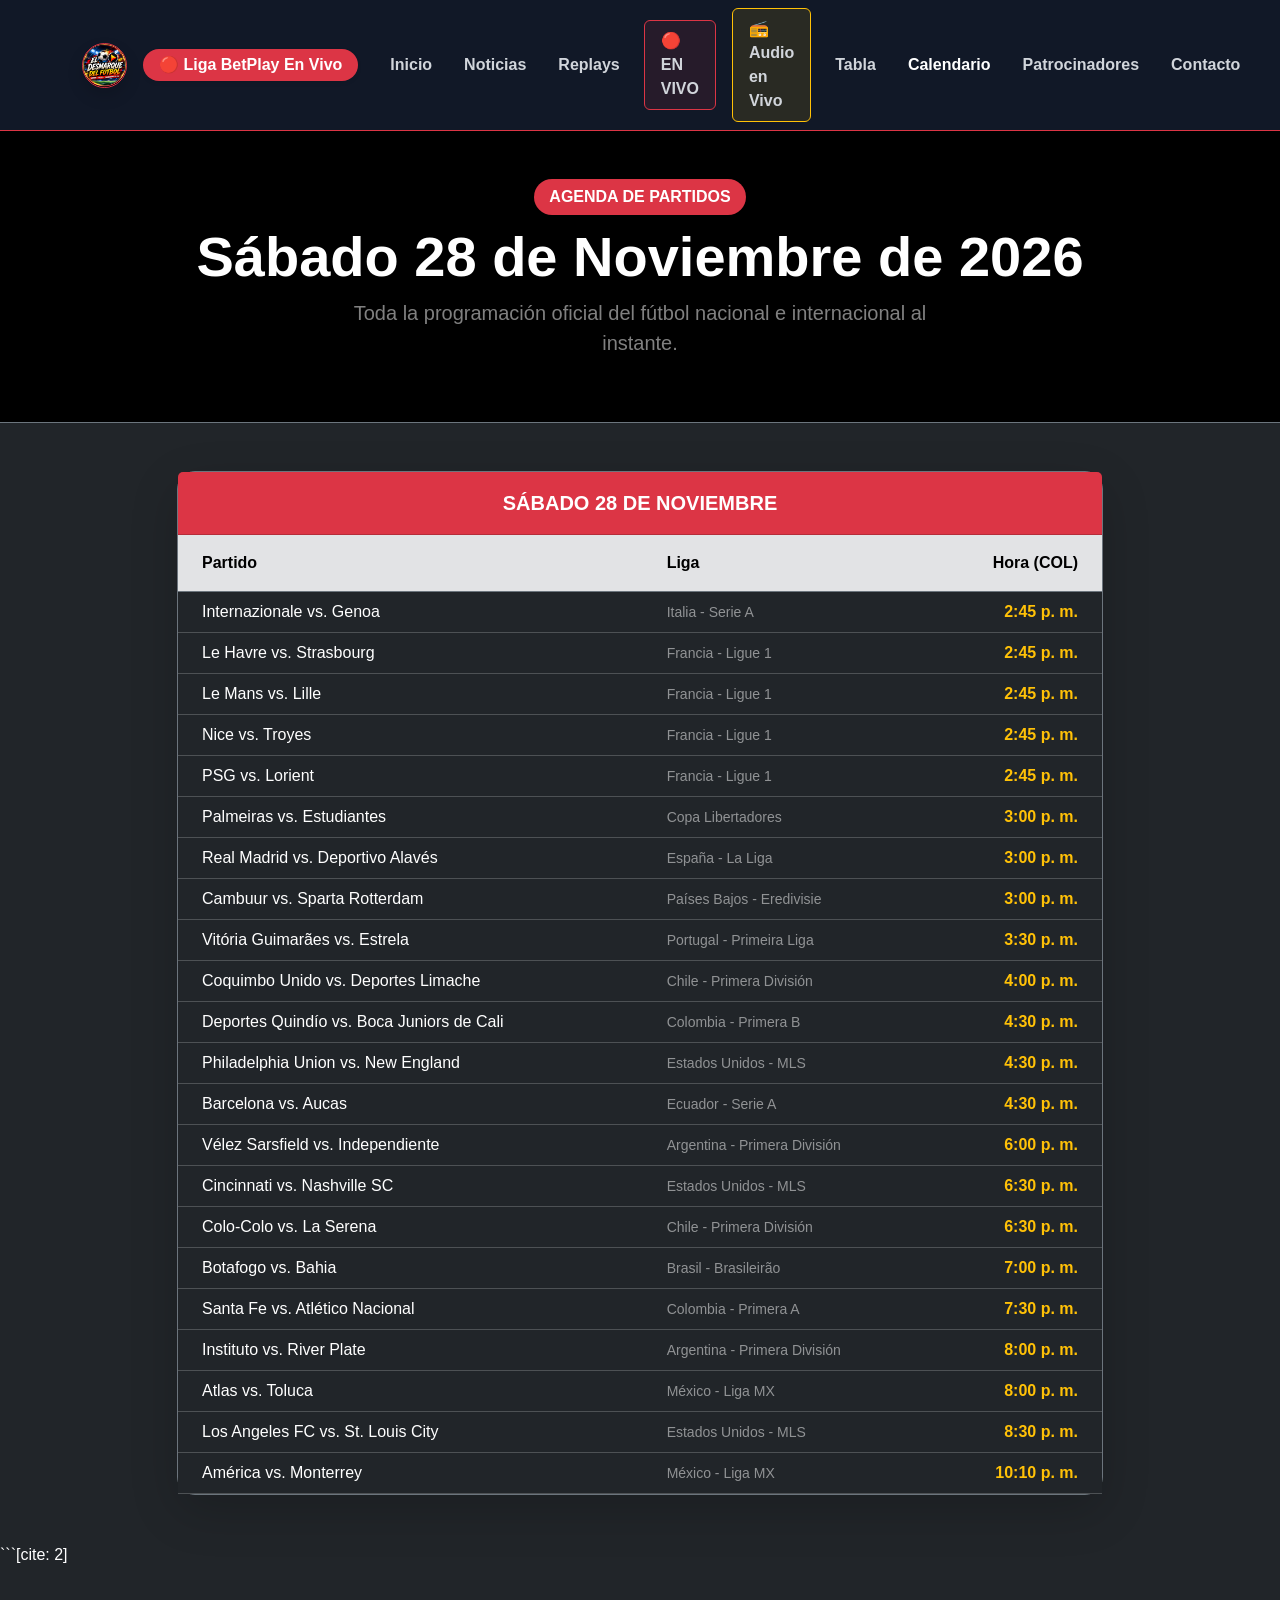
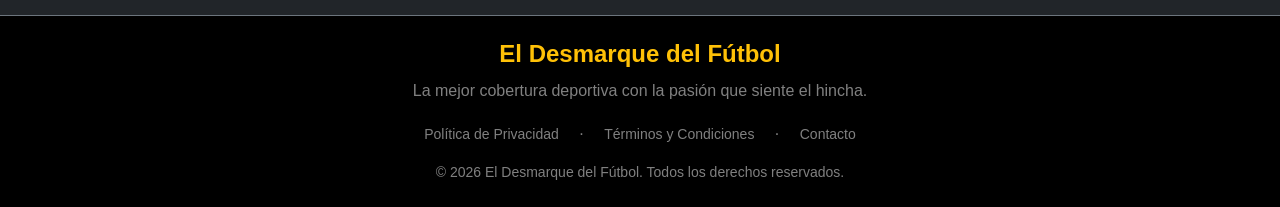
<file: calendario.html>
<!DOCTYPE html>
<html lang="es">
<head>
    <meta charset="UTF-8">
    <meta name="viewport" content="width=device-width, initial-scale=1.0">
    <title>Calendario y Partidos en Vivo - El Desmarque del Fútbol</title>
    <meta name="description" content="Calendario de partidos de fútbol para hoy. Programación oficial de la Liga BetPlay, ligas internacionales y torneos del mundo.">
    
    <!-- FAVICON (LOGO EN LA PESTAÑA DEL NAVEGADOR) -->
    <link rel="icon" type="image/png" href="assets/img/El%20Desmarque%20del%20F%C3%BAtbol.png">

    <!-- Preconexiones y Estilos -->
    <link rel="preconnect" href="https://fonts.googleapis.com">
    <link rel="preconnect" href="https://fonts.gstatic.com" crossorigin>
    <link href="https://cdn.jsdelivr.net/npm/bootstrap@5.3.8/dist/css/bootstrap.min.css" rel="stylesheet">
    <link rel="stylesheet" href="assets/css/style.css">
</head>
<body class="bg-dark text-white">

    <!-- MENÚ PRINCIPAL -->
    <nav class="navbar navbar-expand-lg navbar-dark bg-black sticky-top border-bottom border-danger">
        <div class="container">
            <a class="navbar-brand d-flex align-items-center gap-3" href="index.html#inicio">
                <img src="assets/img/El%20Desmarque%20del%20F%C3%BAtbol.png" alt="El Desmarque del Fútbol" width="45" height="45" class="rounded-circle border border-danger shadow object-fit-cover">
                <span class="badge bg-danger text-white fs-6 px-3 py-2 d-none d-sm-inline-block shadow-sm">
                    🔴 Liga BetPlay En Vivo
                </span>
            </a>
            <button class="navbar-toggler" type="button" data-bs-toggle="collapse" data-bs-target="#menu">
                <span class="navbar-toggler-icon"></span>
            </button>
            <div class="collapse navbar-collapse" id="menu">
                <ul class="navbar-nav ms-auto align-items-lg-center gap-2">
                    <li class="nav-item"><a class="nav-link" href="index.html#inicio">Inicio</a></li>
                    <li class="nav-item"><a class="nav-link" href="noticias.html">Noticias</a></li>
                    <li class="nav-item"><a class="nav-link" href="index.html#replays">Replays</a></li>
                    <li class="nav-item">
                        <a class="nav-link text-danger fw-bold bg-danger bg-opacity-10 rounded px-3 border border-danger" href="index.html#transmision">
                            🔴 EN VIVO
                        </a>
                    </li>
                    <li class="nav-item">
                        <a class="nav-link text-warning fw-bold bg-warning bg-opacity-10 rounded px-3 border border-warning" href="index.html#audio-envivo">
                            📻 Audio en Vivo
                        </a>
                    </li>
                    <li class="nav-item"><a class="nav-link" href="posiciones.html">Tabla</a></li>
                    <li class="nav-item"><a class="nav-link active text-warning fw-bold" href="calendario.html">Calendario</a></li>
                    <li class="nav-item"><a class="nav-link" href="index.html#patrocinadores">Patrocinadores</a></li>
                    <li class="nav-item"><a class="nav-link" href="index.html#contacto">Contacto</a></li>
                </ul>
            </div>
        </div>
    </nav>

<!-- ENCABEZADO DE LA SECCIÓN -->
    <header class="py-5 bg-black border-bottom border-secondary text-center">
        <div class="container">
            <span class="badge bg-danger fs-6 mb-2">AGENDA DE PARTIDOS</span>
            <h1 class="display-4 fw-bold text-white">Sábado 28 de Noviembre de 2026</h1>
            <p class="text-white-50 lead mx-auto" style="max-width: 600px;">
                Toda la programación oficial del fútbol nacional e internacional al instante.
            </p>
        </div>
    </header>

<!-- CONTENIDO DEL CALENDARIO -->
    <main class="container py-5">
        <div class="row justify-content-center">
            <div class="col-lg-10">
                
                <!-- TARJETA DE LA JORNADA -->
                <div class="card bg-black border-secondary shadow-lg text-white">
                    <div class="card-header bg-danger text-white text-center py-3 fw-bold fs-5 tracking-wider">
                        SÁBADO 28 DE NOVIEMBRE
                    </div>
                    <div class="card-body p-0">
                        <div class="table-responsive">
                            <table class="table table-dark table-hover align-middle mb-0">
                                <thead class="table-secondary text-dark fw-bold border-bottom border-secondary">
                                    <tr>
                                        <th class="py-3 ps-4">Partido</th>
                                        <th class="py-3">Liga</th>
                                        <th class="py-3 text-end pe-4">Hora (COL)</th>
                                    </tr>
                                </thead>
                                <tbody>
                                    <tr>
                                        <td class="ps-4 fw-medium">Internazionale vs. Genoa</td>
                                        <td class="text-white-50 small">Italia - Serie A</td>
                                        <td class="text-end pe-4 fw-bold text-warning">2:45 p. m.</td>
                                    </tr>
                                    <tr>
                                        <td class="ps-4 fw-medium">Le Havre vs. Strasbourg</td>
                                        <td class="text-white-50 small">Francia - Ligue 1</td>
                                        <td class="text-end pe-4 fw-bold text-warning">2:45 p. m.</td>
                                    </tr>
                                    <tr>
                                        <td class="ps-4 fw-medium">Le Mans vs. Lille</td>
                                        <td class="text-white-50 small">Francia - Ligue 1</td>
                                        <td class="text-end pe-4 fw-bold text-warning">2:45 p. m.</td>
                                    </tr>
                                    <tr>
                                        <td class="ps-4 fw-medium">Nice vs. Troyes</td>
                                        <td class="text-white-50 small">Francia - Ligue 1</td>
                                        <td class="text-end pe-4 fw-bold text-warning">2:45 p. m.</td>
                                    </tr>
                                    <tr>
                                        <td class="ps-4 fw-medium">PSG vs. Lorient</td>
                                        <td class="text-white-50 small">Francia - Ligue 1</td>
                                        <td class="text-end pe-4 fw-bold text-warning">2:45 p. m.</td>
                                    </tr>
                                    <tr>
                                        <td class="ps-4 fw-medium">Palmeiras vs. Estudiantes</td>
                                        <td class="text-white-50 small">Copa Libertadores</td>
                                        <td class="text-end pe-4 fw-bold text-warning">3:00 p. m.</td>
                                    </tr>
                                    <tr>
                                        <td class="ps-4 fw-medium">Real Madrid vs. Deportivo Alavés</td>
                                        <td class="text-white-50 small">España - La Liga</td>
                                        <td class="text-end pe-4 fw-bold text-warning">3:00 p. m.</td>
                                    </tr>
                                    <tr>
                                        <td class="ps-4 fw-medium">Cambuur vs. Sparta Rotterdam</td>
                                        <td class="text-white-50 small">Países Bajos - Eredivisie</td>
                                        <td class="text-end pe-4 fw-bold text-warning">3:00 p. m.</td>
                                    </tr>
                                    <tr>
                                        <td class="ps-4 fw-medium">Vitória Guimarães vs. Estrela</td>
                                        <td class="text-white-50 small">Portugal - Primeira Liga</td>
                                        <td class="text-end pe-4 fw-bold text-warning">3:30 p. m.</td>
                                    </tr>
                                    <tr>
                                        <td class="ps-4 fw-medium">Coquimbo Unido vs. Deportes Limache</td>
                                        <td class="text-white-50 small">Chile - Primera División</td>
                                        <td class="text-end pe-4 fw-bold text-warning">4:00 p. m.</td>
                                    </tr>
                                    <tr>
                                        <td class="ps-4 fw-medium">Deportes Quindío vs. Boca Juniors de Cali</td>
                                        <td class="text-white-50 small">Colombia - Primera B</td>
                                        <td class="text-end pe-4 fw-bold text-warning">4:30 p. m.</td>
                                    </tr>
                                    <tr>
                                        <td class="ps-4 fw-medium">Philadelphia Union vs. New England</td>
                                        <td class="text-white-50 small">Estados Unidos - MLS</td>
                                        <td class="text-end pe-4 fw-bold text-warning">4:30 p. m.</td>
                                    </tr>
                                    <tr>
                                        <td class="ps-4 fw-medium">Barcelona vs. Aucas</td>
                                        <td class="text-white-50 small">Ecuador - Serie A</td>
                                        <td class="text-end pe-4 fw-bold text-warning">4:30 p. m.</td>
                                    </tr>
                                    <tr>
                                        <td class="ps-4 fw-medium">Vélez Sarsfield vs. Independiente</td>
                                        <td class="text-white-50 small">Argentina - Primera División</td>
                                        <td class="text-end pe-4 fw-bold text-warning">6:00 p. m.</td>
                                    </tr>
                                    <tr>
                                        <td class="ps-4 fw-medium">Cincinnati vs. Nashville SC</td>
                                        <td class="text-white-50 small">Estados Unidos - MLS</td>
                                        <td class="text-end pe-4 fw-bold text-warning">6:30 p. m.</td>
                                    </tr>
                                    <tr>
                                        <td class="ps-4 fw-medium">Colo-Colo vs. La Serena</td>
                                        <td class="text-white-50 small">Chile - Primera División</td>
                                        <td class="text-end pe-4 fw-bold text-warning">6:30 p. m.</td>
                                    </tr>
                                    <tr>
                                        <td class="ps-4 fw-medium">Botafogo vs. Bahia</td>
                                        <td class="text-white-50 small">Brasil - Brasileirão</td>
                                        <td class="text-end pe-4 fw-bold text-warning">7:00 p. m.</td>
                                    </tr>
                                    <tr>
                                        <td class="ps-4 fw-medium">Santa Fe vs. Atlético Nacional</td>
                                        <td class="text-white-50 small">Colombia - Primera A</td>
                                        <td class="text-end pe-4 fw-bold text-warning">7:30 p. m.</td>
                                    </tr>
                                    <tr>
                                        <td class="ps-4 fw-medium">Instituto vs. River Plate</td>
                                        <td class="text-white-50 small">Argentina - Primera División</td>
                                        <td class="text-end pe-4 fw-bold text-warning">8:00 p. m.</td>
                                    </tr>
                                    <tr>
                                        <td class="ps-4 fw-medium">Atlas vs. Toluca</td>
                                        <td class="text-white-50 small">México - Liga MX</td>
                                        <td class="text-end pe-4 fw-bold text-warning">8:00 p. m.</td>
                                    </tr>
                                    <tr>
                                        <td class="ps-4 fw-medium">Los Angeles FC vs. St. Louis City</td>
                                        <td class="text-white-50 small">Estados Unidos - MLS</td>
                                        <td class="text-end pe-4 fw-bold text-warning">8:30 p. m.</td>
                                    </tr>
                                    <tr>
                                        <td class="ps-4 fw-medium">América vs. Monterrey</td>
                                        <td class="text-white-50 small">México - Liga MX</td>
                                        <td class="text-end pe-4 fw-bold text-warning">10:10 p. m.</td>
                                    </tr>
                                </tbody>
                            </table>
                        </div>
                    </div>
                </div>

            </div>
        </div>
    </main>
```[cite: 2]

    <!-- FOOTER LEGAL -->
    <footer class="bg-black text-white text-center py-4 border-top border-secondary mt-5">
        <div class="container">
            <h4 class="fw-bold text-warning mb-2">El Desmarque del Fútbol</h4>
            <p class="text-white-50 mb-3">La mejor cobertura deportiva con la pasión que siente el hincha.</p>
            <div class="mb-3">
                <a href="politica-de-privacidad.html" class="text-white-50 text-decoration-none small me-3">Política de Privacidad</a>
                <span class="text-white-50">·</span>
                <a href="terminos-y-condiciones.html" class="text-white-50 text-decoration-none small mx-3">Términos y Condiciones</a>
                <span class="text-white-50">·</span>
                <a href="index.html#contacto" class="text-white-50 text-decoration-none small ms-3">Contacto</a>
            </div>
            <div class="text-white-50 small">&copy; 2026 El Desmarque del Fútbol. Todos los derechos reservados.</div>
        </div>
    </footer>

    <script src="https://cdn.jsdelivr.net/npm/bootstrap@5.3.8/dist/js/bootstrap.bundle.min.js"></script>
    <script src="assets/js/main.js"></script>
</body>
</html>
</file>
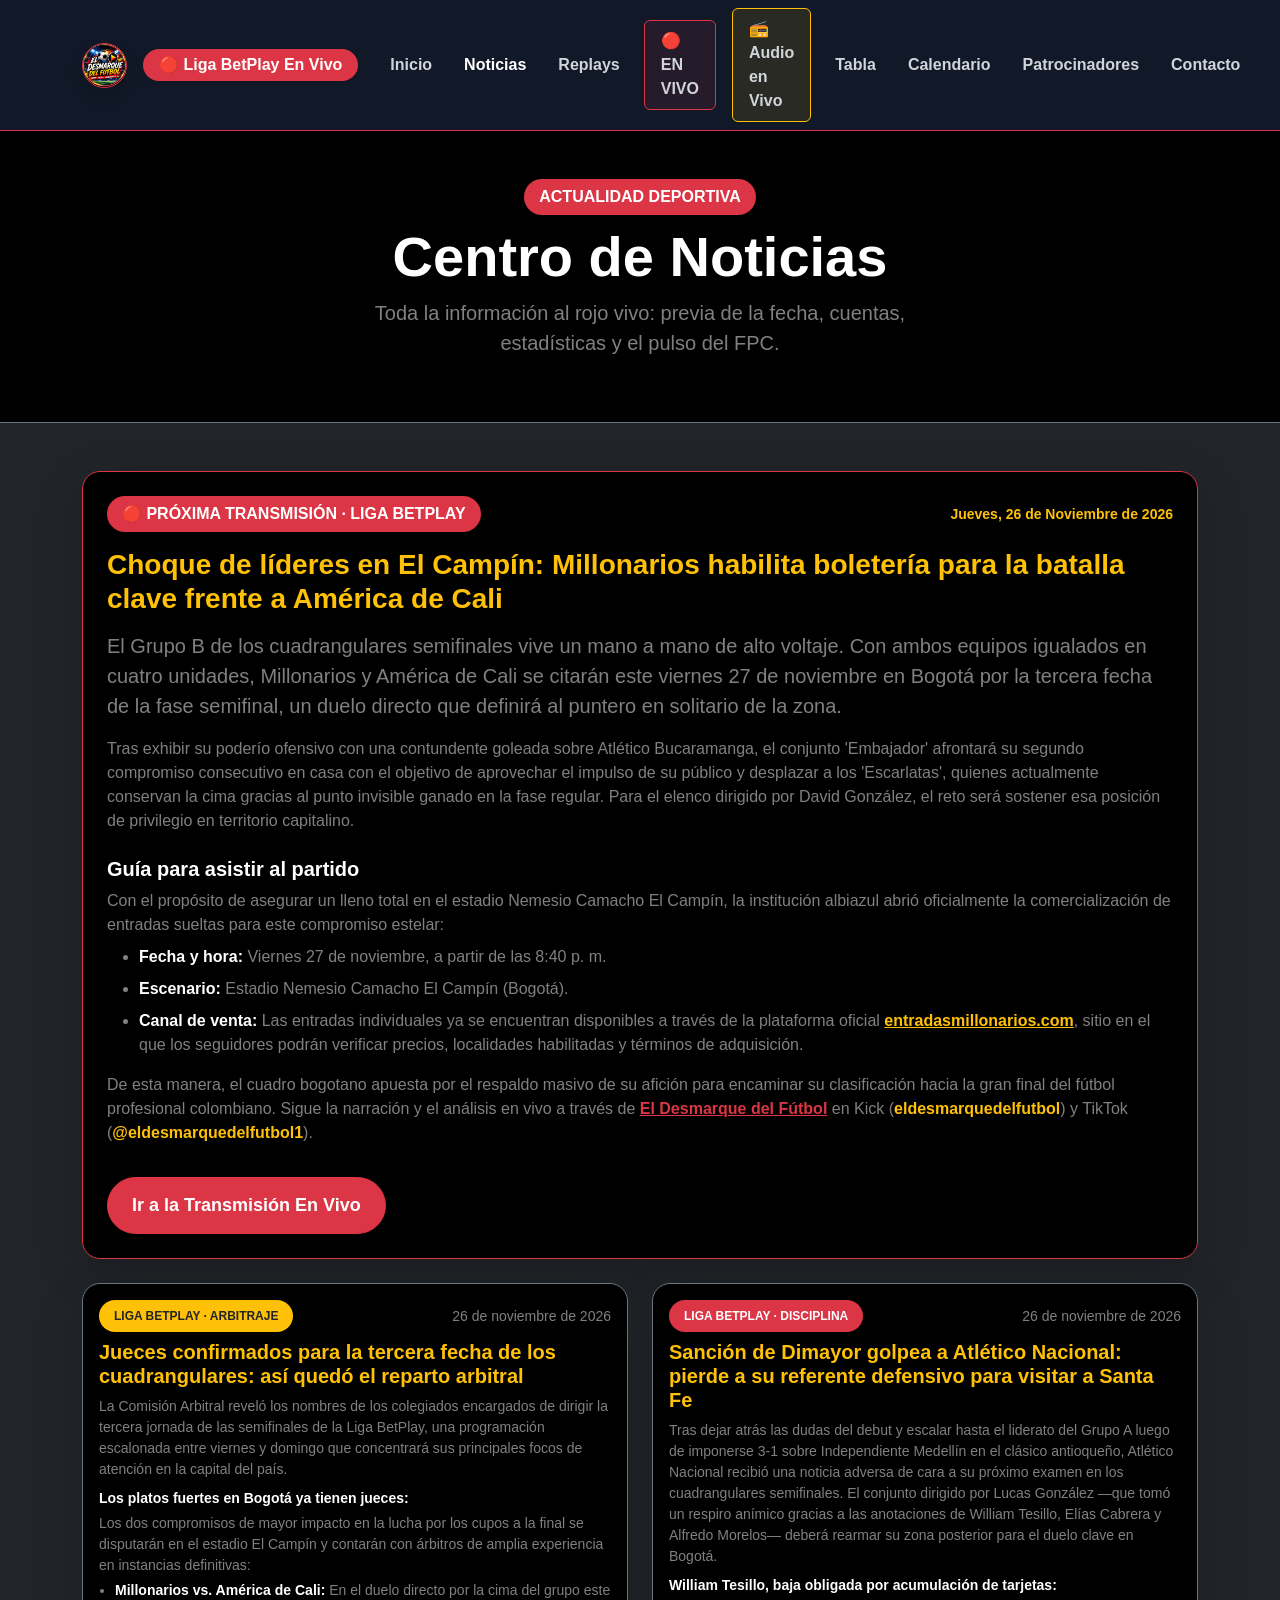
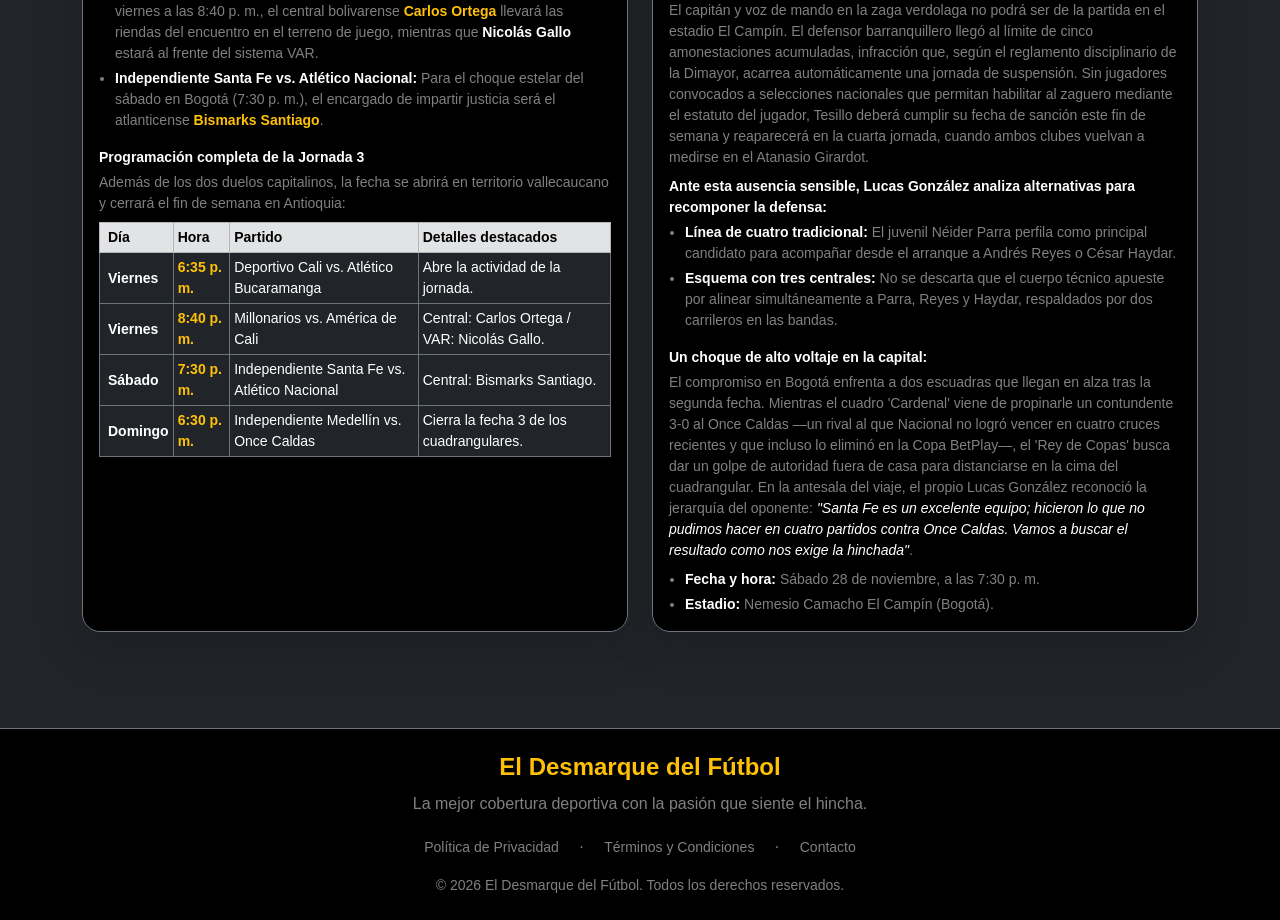
<file: noticias.html>
<!DOCTYPE html>
<html lang="es">
<head>
    <meta charset="UTF-8">
    <meta name="viewport" content="width=device-width, initial-scale=1.0">
    <title>Noticias y Actualidad - El Desmarque del Fútbol</title>
    <meta name="description" content="Últimas noticias, actualidad, cuentas de clasificación y novedades de la Liga BetPlay en El Desmarque del Fútbol.">
    
    <!-- FAVICON -->
    <link rel="icon" type="image/png" href="assets/img/El%20Desmarque%20del%20F%C3%BAtbol.png">

    <!-- Preconexiones y Estilos -->
    <link rel="preconnect" href="https://fonts.googleapis.com">
    <link rel="preconnect" href="https://fonts.gstatic.com" crossorigin>
    <link href="https://cdn.jsdelivr.net/npm/bootstrap@5.3.8/dist/css/bootstrap.min.css" rel="stylesheet">
    <link rel="stylesheet" href="assets/css/style.css">
</head>
<body class="bg-dark text-white">

    <!-- MENÚ PRINCIPAL -->
    <nav class="navbar navbar-expand-lg navbar-dark bg-black sticky-top border-bottom border-danger">
        <div class="container">
            <a class="navbar-brand d-flex align-items-center gap-3" href="index.html#inicio">
                <img src="assets/img/El%20Desmarque%20del%20F%C3%BAtbol.png" alt="El Desmarque del Fútbol" width="45" height="45" class="rounded-circle border border-danger shadow object-fit-cover">
                <span class="badge bg-danger text-white fs-6 px-3 py-2 d-none d-sm-inline-block shadow-sm">
                    🔴 Liga BetPlay En Vivo
                </span>
            </a>
            <button class="navbar-toggler" type="button" data-bs-toggle="collapse" data-bs-target="#menu">
                <span class="navbar-toggler-icon"></span>
            </button>
            <div class="collapse navbar-collapse" id="menu">
                <ul class="navbar-nav ms-auto align-items-lg-center gap-2">
                    <li class="nav-item"><a class="nav-link" href="index.html#inicio">Inicio</a></li>
                    <li class="nav-item"><a class="nav-link active text-danger fw-bold" href="noticias.html">Noticias</a></li>
                    <li class="nav-item"><a class="nav-link" href="index.html#replays">Replays</a></li>
                    <li class="nav-item">
                        <a class="nav-link text-danger fw-bold bg-danger bg-opacity-10 rounded px-3 border border-danger" href="index.html#transmision">
                            🔴 EN VIVO
                        </a>
                    </li>
                    <li class="nav-item">
                        <a class="nav-link text-warning fw-bold bg-warning bg-opacity-10 rounded px-3 border border-warning" href="index.html#audio-envivo">
                            📻 Audio en Vivo
                        </a>
                    </li>
                    <li class="nav-item"><a class="nav-link" href="index.html#posiciones">Tabla</a></li>
                    <li class="nav-item"><a class="nav-link" href="index.html#calendario">Calendario</a></li>
                    <li class="nav-item"><a class="nav-link" href="index.html#patrocinadores">Patrocinadores</a></li>
                    <li class="nav-item"><a class="nav-link" href="index.html#contacto">Contacto</a></li>
                </ul>
            </div>
        </div>
    </nav>

    <!-- ENCABEZADO DE LA SECCIÓN -->
    <header class="py-5 bg-black border-bottom border-secondary text-center">
        <div class="container">
            <span class="badge bg-danger fs-6 mb-2">ACTUALIDAD DEPORTIVA</span>
            <h1 class="display-4 fw-bold text-white">Centro de Noticias</h1>
            <p class="text-white-50 lead mx-auto" style="max-width: 600px;">
                Toda la información al rojo vivo: previa de la fecha, cuentas, estadísticas y el pulso del FPC.
            </p>
        </div>
    </header>

    <!-- CUADRÍCULA DE NOTICIAS DE ACTUALIDAD -->
    <main class="container py-5">
        <div class="row g-4">

           <!-- NOTICIA 1: PREVIA PRINCIPAL (MILLONARIOS VS AMÉRICA DE CALI) -->
            <div class="col-md-12">
                <article class="card bg-black text-white border-danger h-100 shadow-lg">
                    <div class="card-body p-4 d-flex flex-column">
                        <div class="d-flex justify-content-between align-items-center mb-3 flex-wrap gap-2">
                            <span class="badge bg-danger fs-6">🔴 PRÓXIMA TRANSMISIÓN · LIGA BETPLAY</span>
                            <small class="text-warning fw-bold">Jueves, 26 de Noviembre de 2026</small>
                        </div>
                        <h2 class="card-title h3 fw-bold text-warning mb-3">Choque de líderes en El Campín: Millonarios habilita boletería para la batalla clave frente a América de Cali</h2>
                        <p class="card-text text-white-50 lead mb-3">
                            El Grupo B de los cuadrangulares semifinales vive un mano a mano de alto voltaje. Con ambos equipos igualados en cuatro unidades, Millonarios y América de Cali se citarán este viernes 27 de noviembre en Bogotá por la tercera fecha de la fase semifinal, un duelo directo que definirá al puntero en solitario de la zona.
                        </p>
                        <p class="card-text text-white-50 mb-3">
                            Tras exhibir su poderío ofensivo con una contundente goleada sobre Atlético Bucaramanga, el conjunto 'Embajador' afrontará su segundo compromiso consecutivo en casa con el objetivo de aprovechar el impulso de su público y desplazar a los 'Escarlatas', quienes actualmente conservan la cima gracias al punto invisible ganado en la fase regular. Para el elenco dirigido por David González, el reto será sostener esa posición de privilegio en territorio capitalino.
                        </p>

                        <h3 class="h5 fw-bold text-white mt-2 mb-2">Guía para asistir al partido</h3>
                        <p class="card-text text-white-50 mb-2">
                            Con el propósito de asegurar un lleno total en el estadio Nemesio Camacho El Campín, la institución albiazul abrió oficialmente la comercialización de entradas sueltas para este compromiso estelar:
                        </p>
                        <ul class="text-white-50 mb-3">
                            <li class="mb-2"><strong class="text-white">Fecha y hora:</strong> Viernes 27 de noviembre, a partir de las 8:40 p. m.</li>
                            <li class="mb-2"><strong class="text-white">Escenario:</strong> Estadio Nemesio Camacho El Campín (Bogotá).</li>
                            <li class="mb-0"><strong class="text-white">Canal de venta:</strong> Las entradas individuales ya se encuentran disponibles a través de la plataforma oficial <a href="https://entradasmillonarios.com" target="_blank" rel="noopener noreferrer" class="text-warning fw-bold text-decoration-underline">entradasmillonarios.com</a>, sitio en el que los seguidores podrán verificar precios, localidades habilitadas y términos de adquisición.</li>
                        </ul>

                        <p class="card-text text-white-50 mb-4">
                            De esta manera, el cuadro bogotano apuesta por el respaldo masivo de su afición para encaminar su clasificación hacia la gran final del fútbol profesional colombiano. Sigue la narración y el análisis en vivo a través de <a href="index.html#transmision" class="text-danger fw-bold text-decoration-underline">El Desmarque del Fútbol</a> en Kick (<a href="https://kick.com/eldesmarquedelfutbol" target="_blank" rel="noopener noreferrer" class="text-warning fw-bold text-decoration-none">eldesmarquedelfutbol</a>) y TikTok (<a href="https://www.tiktok.com/@eldesmarquedelfutbol1" target="_blank" rel="noopener noreferrer" class="text-warning fw-bold text-decoration-none">@eldesmarquedelfutbol1</a>).
                        </p>

                        <div class="mt-auto pt-2">
                            <a href="index.html#transmision" class="btn btn-danger fw-bold px-4">Ir a la Transmisión En Vivo</a>
                        </div>
                    </div>
                </article>
            </div>

            <!-- NOTICIA 2: DESIGNACIONES ARBITRALES FECHA 3 CUADRANGULARES LIGA BETPLAY -->
            <div class="col-md-6 col-lg-6">
                <article class="card bg-black text-white border-secondary h-100 shadow-lg">
                    <div class="card-body d-flex flex-column">
                        <div class="d-flex justify-content-between align-items-center mb-2">
                            <span class="badge bg-warning text-dark fw-bold">LIGA BETPLAY · ARBITRAJE</span>
                            <small class="text-white-50">26 de noviembre de 2026</small>
                        </div>
                        <h3 class="card-title h5 fw-bold text-warning mb-2">Jueces confirmados para la tercera fecha de los cuadrangulares: así quedó el reparto arbitral</h3>
                        <p class="card-text text-white-50 small mb-2">
                            La Comisión Arbitral reveló los nombres de los colegiados encargados de dirigir la tercera jornada de las semifinales de la Liga BetPlay, una programación escalonada entre viernes y domingo que concentrará sus principales focos de atención en la capital del país.
                        </p>
                        <p class="card-text text-white-50 small mb-1">
                            <strong class="text-white d-block mb-1">Los platos fuertes en Bogotá ya tienen jueces:</strong>
                            Los dos compromisos de mayor impacto en la lucha por los cupos a la final se disputarán en el estadio El Campín y contarán con árbitros de amplia experiencia en instancias definitivas:
                        </p>
                        <ul class="text-white-50 small mb-3 ps-3">
                            <li class="mb-1"><strong class="text-white">Millonarios vs. América de Cali:</strong> En el duelo directo por la cima del grupo este viernes a las 8:40 p. m., el central bolivarense <strong class="text-warning">Carlos Ortega</strong> llevará las riendas del encuentro en el terreno de juego, mientras que <strong class="text-white">Nicolás Gallo</strong> estará al frente del sistema VAR.</li>
                            <li class="mb-0"><strong class="text-white">Independiente Santa Fe vs. Atlético Nacional:</strong> Para el choque estelar del sábado en Bogotá (7:30 p. m.), el encargado de impartir justicia será el atlanticense <strong class="text-warning">Bismarks Santiago</strong>.</li>
                        </ul>
                        <div class="card-text text-white-50 small flex-grow-1">
                            <strong class="text-white d-block mb-1">Programación completa de la Jornada 3</strong>
                            <p class="mb-2">Además de los dos duelos capitalinos, la fecha se abrirá en territorio vallecaucano y cerrará el fin de semana en Antioquia:</p>
                            <div class="table-responsive">
                                <table class="table table-dark table-sm table-bordered border-secondary align-middle mb-0">
                                    <thead class="table-secondary text-dark">
                                        <tr>
                                            <th class="ps-2">Día</th>
                                            <th>Hora</th>
                                            <th>Partido</th>
                                            <th>Detalles destacados</th>
                                        </tr>
                                    </thead>
                                    <tbody>
                                        <tr>
                                            <td class="ps-2 fw-bold text-white">Viernes</td>
                                            <td class="text-warning fw-bold">6:35 p. m.</td>
                                            <td class="text-white">Deportivo Cali vs. Atlético Bucaramanga</td>
                                            <td>Abre la actividad de la jornada.</td>
                                        </tr>
                                        <tr>
                                            <td class="ps-2 fw-bold text-white">Viernes</td>
                                            <td class="text-warning fw-bold">8:40 p. m.</td>
                                            <td class="text-white">Millonarios vs. América de Cali</td>
                                            <td>Central: Carlos Ortega / VAR: Nicolás Gallo.</td>
                                        </tr>
                                        <tr>
                                            <td class="ps-2 fw-bold text-white">Sábado</td>
                                            <td class="text-warning fw-bold">7:30 p. m.</td>
                                            <td class="text-white">Independiente Santa Fe vs. Atlético Nacional</td>
                                            <td>Central: Bismarks Santiago.</td>
                                        </tr>
                                        <tr>
                                            <td class="ps-2 fw-bold text-white">Domingo</td>
                                            <td class="text-warning fw-bold">6:30 p. m.</td>
                                            <td class="text-white">Independiente Medellín vs. Once Caldas</td>
                                            <td>Cierra la fecha 3 de los cuadrangulares.</td>
                                        </tr>
                                    </tbody>
                                </table>
                            </div>
                        </div>
                    </div>
                </article>
            </div>

            <!-- NOTICIA 3: SANCIÓN DE DIMAYOR A ATLÉTICO NACIONAL (WILLIAM TESILLO) -->
            <div class="col-md-6 col-lg-6">
                <article class="card bg-black text-white border-secondary h-100 shadow-lg">
                    <div class="card-body d-flex flex-column">
                        <div class="d-flex justify-content-between align-items-center mb-2">
                            <span class="badge bg-danger">LIGA BETPLAY · DISCIPLINA</span>
                            <small class="text-white-50">26 de noviembre de 2026</small>
                        </div>
                        <h3 class="card-title h5 fw-bold text-warning mb-2">Sanción de Dimayor golpea a Atlético Nacional: pierde a su referente defensivo para visitar a Santa Fe</h3>
                        <p class="card-text text-white-50 small mb-2">
                            Tras dejar atrás las dudas del debut y escalar hasta el liderato del Grupo A luego de imponerse 3-1 sobre Independiente Medellín en el clásico antioqueño, Atlético Nacional recibió una noticia adversa de cara a su próximo examen en los cuadrangulares semifinales. El conjunto dirigido por Lucas González —que tomó un respiro anímico gracias a las anotaciones de William Tesillo, Elías Cabrera y Alfredo Morelos— deberá rearmar su zona posterior para el duelo clave en Bogotá.
                        </p>

                        <p class="card-text text-white-50 small mb-2">
                            <strong class="text-white d-block mb-1">William Tesillo, baja obligada por acumulación de tarjetas:</strong>
                            El capitán y voz de mando en la zaga verdolaga no podrá ser de la partida en el estadio El Campín. El defensor barranquillero llegó al límite de cinco amonestaciones acumuladas, infracción que, según el reglamento disciplinario de la Dimayor, acarrea automáticamente una jornada de suspensión. Sin jugadores convocados a selecciones nacionales que permitan habilitar al zaguero mediante el estatuto del jugador, Tesillo deberá cumplir su fecha de sanción este fin de semana y reaparecerá en la cuarta jornada, cuando ambos clubes vuelvan a medirse en el Atanasio Girardot.
                        </p>

                        <div class="card-text text-white-50 small mb-2">
                            <strong class="text-white d-block mb-1">Ante esta ausencia sensible, Lucas González analiza alternativas para recomponer la defensa:</strong>
                            <ul class="mb-2 ps-3">
                                <li class="mb-1"><strong class="text-white">Línea de cuatro tradicional:</strong> El juvenil Néider Parra perfila como principal candidato para acompañar desde el arranque a Andrés Reyes o César Haydar.</li>
                                <li class="mb-0"><strong class="text-white">Esquema con tres centrales:</strong> No se descarta que el cuerpo técnico apueste por alinear simultáneamente a Parra, Reyes y Haydar, respaldados por dos carrileros en las bandas.</li>
                            </ul>
                        </div>

                        <div class="card-text text-white-50 small flex-grow-1">
                            <strong class="text-white d-block mb-1">Un choque de alto voltaje en la capital:</strong>
                            <p class="mb-2">
                                El compromiso en Bogotá enfrenta a dos escuadras que llegan en alza tras la segunda fecha. Mientras el cuadro 'Cardenal' viene de propinarle un contundente 3-0 al Once Caldas —un rival al que Nacional no logró vencer en cuatro cruces recientes y que incluso lo eliminó en la Copa BetPlay—, el 'Rey de Copas' busca dar un golpe de autoridad fuera de casa para distanciarse en la cima del cuadrangular. En la antesala del viaje, el propio Lucas González reconoció la jerarquía del oponente: <em class="text-white">"Santa Fe es un excelente equipo; hicieron lo que no pudimos hacer en cuatro partidos contra Once Caldas. Vamos a buscar el resultado como nos exige la hinchada"</em>.
                            </p>
                            <ul class="mb-0 ps-3">
                                <li class="mb-1"><strong class="text-white">Fecha y hora:</strong> Sábado 28 de noviembre, a las 7:30 p. m.</li>
                                <li class="mb-0"><strong class="text-white">Estadio:</strong> Nemesio Camacho El Campín (Bogotá).</li>
                            </ul>
                        </div>
                    </div>
                </article>
            </div>
    </main>

    <!-- FOOTER LEGAL -->
    <footer class="bg-black text-white text-center py-4 border-top border-secondary mt-5">
        <div class="container">
            <h4 class="fw-bold text-warning mb-2">El Desmarque del Fútbol</h4>
            <p class="text-white-50 mb-3">La mejor cobertura deportiva con la pasión que siente el hincha.</p>
            <div class="mb-3">
                <a href="politica-de-privacidad.html" class="text-white-50 text-decoration-none small me-3">Política de Privacidad</a>
                <span class="text-white-50">·</span>
                <a href="terminos-y-condiciones.html" class="text-white-50 text-decoration-none small mx-3">Términos y Condiciones</a>
                <span class="text-white-50">·</span>
                <a href="index.html#contacto" class="text-white-50 text-decoration-none small ms-3">Contacto</a>
            </div>
            <div class="text-white-50 small">&copy; 2026 El Desmarque del Fútbol. Todos los derechos reservados.</div>
        </div>
    </footer>

    <script src="https://cdn.jsdelivr.net/npm/bootstrap@5.3.8/dist/js/bootstrap.bundle.min.js"></script>
    <script src="assets/js/main.js"></script>
</body>
</html>
</file>
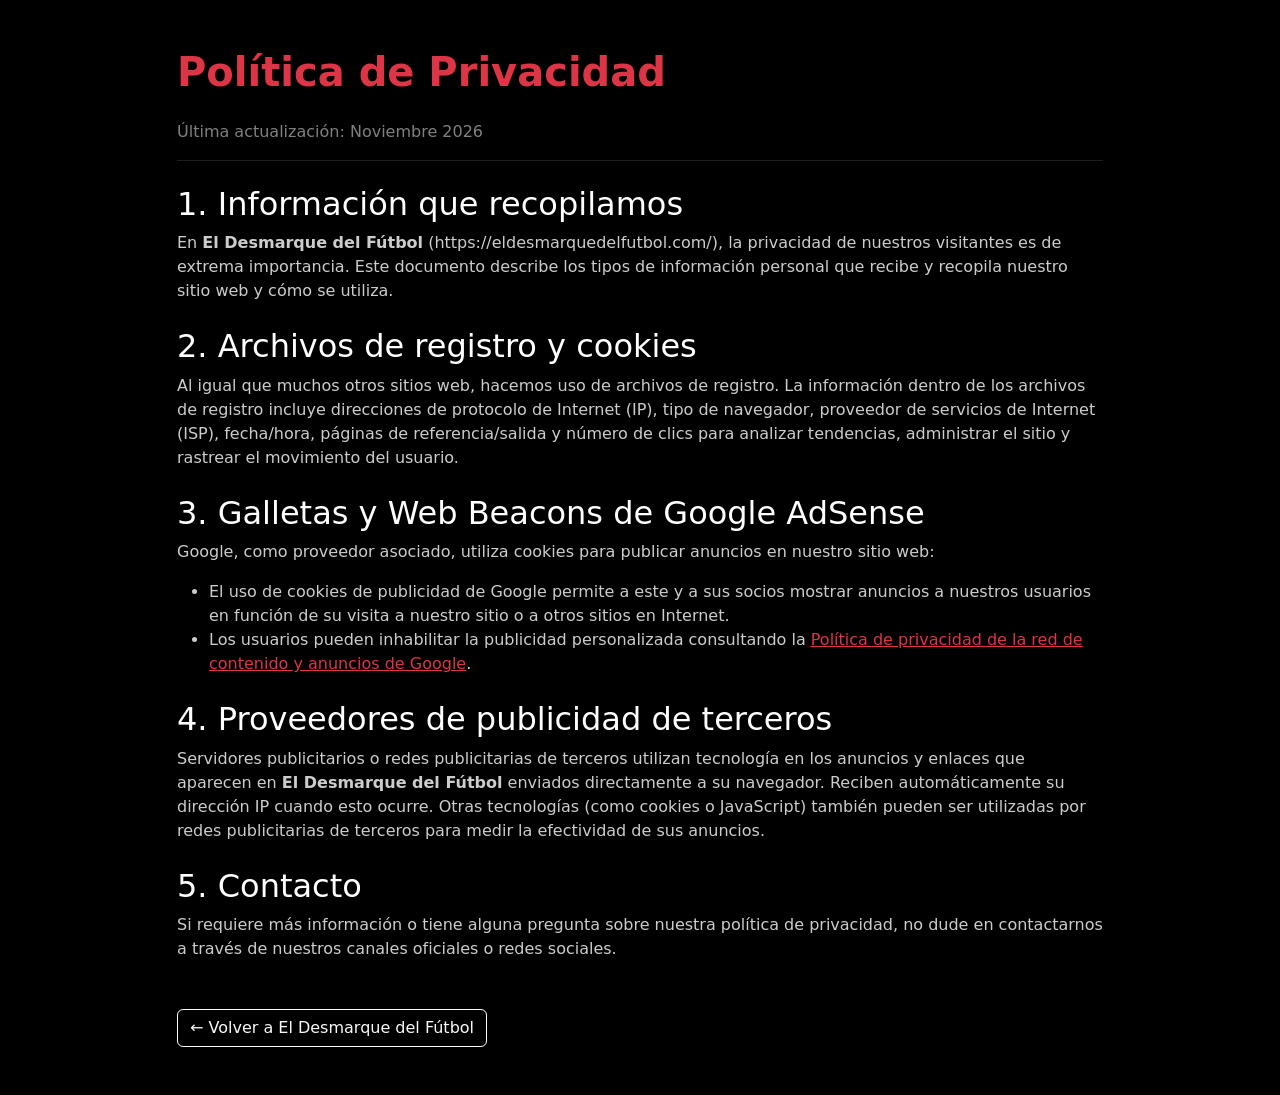
<file: politica-de-privacidad.html>
<!DOCTYPE html>
<html lang="es">
<head>
    <meta charset="UTF-8">
    <meta name="viewport" content="width=device-width, initial-scale=1.0">
    <title>Política de Privacidad | El Desmarque del Fútbol</title>
    <link href="https://cdn.jsdelivr.net/npm/bootstrap@5.3.3/dist/css/bootstrap.min.css" rel="stylesheet">
    <link rel="canonical" href="https://eldesmarquedelfutbol.com/politica-de-privacidad.html">
    <style>
        body { background-color: #000; color: #ccc; }
        h1, h2, h3 { color: #fff; }
        a { color: #dc3545; }
    </style>
</head>
<body>

    <div class="container py-5">
        <div class="row justify-content-center">
            <div class="col-lg-10">
                <h1 class="mb-4 text-danger fw-bold">Política de Privacidad</h1>
                <p class="text-white-50">Última actualización: Noviembre 2026</p>
                <hr class="border-secondary mb-4">

                <section class="mb-4">
                    <h2>1. Información que recopilamos</h2>
                    <p>En <strong>El Desmarque del Fútbol</strong> (https://eldesmarquedelfutbol.com/), la privacidad de nuestros visitantes es de extrema importancia. Este documento describe los tipos de información personal que recibe y recopila nuestro sitio web y cómo se utiliza.</p>
                </section>

                <section class="mb-4">
                    <h2>2. Archivos de registro y cookies</h2>
                    <p>Al igual que muchos otros sitios web, hacemos uso de archivos de registro. La información dentro de los archivos de registro incluye direcciones de protocolo de Internet (IP), tipo de navegador, proveedor de servicios de Internet (ISP), fecha/hora, páginas de referencia/salida y número de clics para analizar tendencias, administrar el sitio y rastrear el movimiento del usuario.</p>
                </section>

                <section class="mb-4">
                    <h2>3. Galletas y Web Beacons de Google AdSense</h2>
                    <p>Google, como proveedor asociado, utiliza cookies para publicar anuncios en nuestro sitio web:</p>
                    <ul>
                        <li>El uso de cookies de publicidad de Google permite a este y a sus socios mostrar anuncios a nuestros usuarios en función de su visita a nuestro sitio o a otros sitios en Internet.</li>
                        <li>Los usuarios pueden inhabilitar la publicidad personalizada consultando la <a href="https://www.google.com/policies/technologies/ads/" target="_blank" rel="noopener">Política de privacidad de la red de contenido y anuncios de Google</a>.</li>
                    </ul>
                </section>

                <section class="mb-4">
                    <h2>4. Proveedores de publicidad de terceros</h2>
                    <p>Servidores publicitarios o redes publicitarias de terceros utilizan tecnología en los anuncios y enlaces que aparecen en <strong>El Desmarque del Fútbol</strong> enviados directamente a su navegador. Reciben automáticamente su dirección IP cuando esto ocurre. Otras tecnologías (como cookies o JavaScript) también pueden ser utilizadas por redes publicitarias de terceros para medir la efectividad de sus anuncios.</p>
                </section>

                <section class="mb-4">
                    <h2>5. Contacto</h2>
                    <p>Si requiere más información o tiene alguna pregunta sobre nuestra política de privacidad, no dude en contactarnos a través de nuestros canales oficiales o redes sociales.</p>
                </section>

                <div class="mt-5">
                    <a href="index.html" class="btn btn-outline-light">&larr; Volver a El Desmarque del Fútbol</a>
                </div>
            </div>
        </div>
    </div>

</body>
</html>
</file>
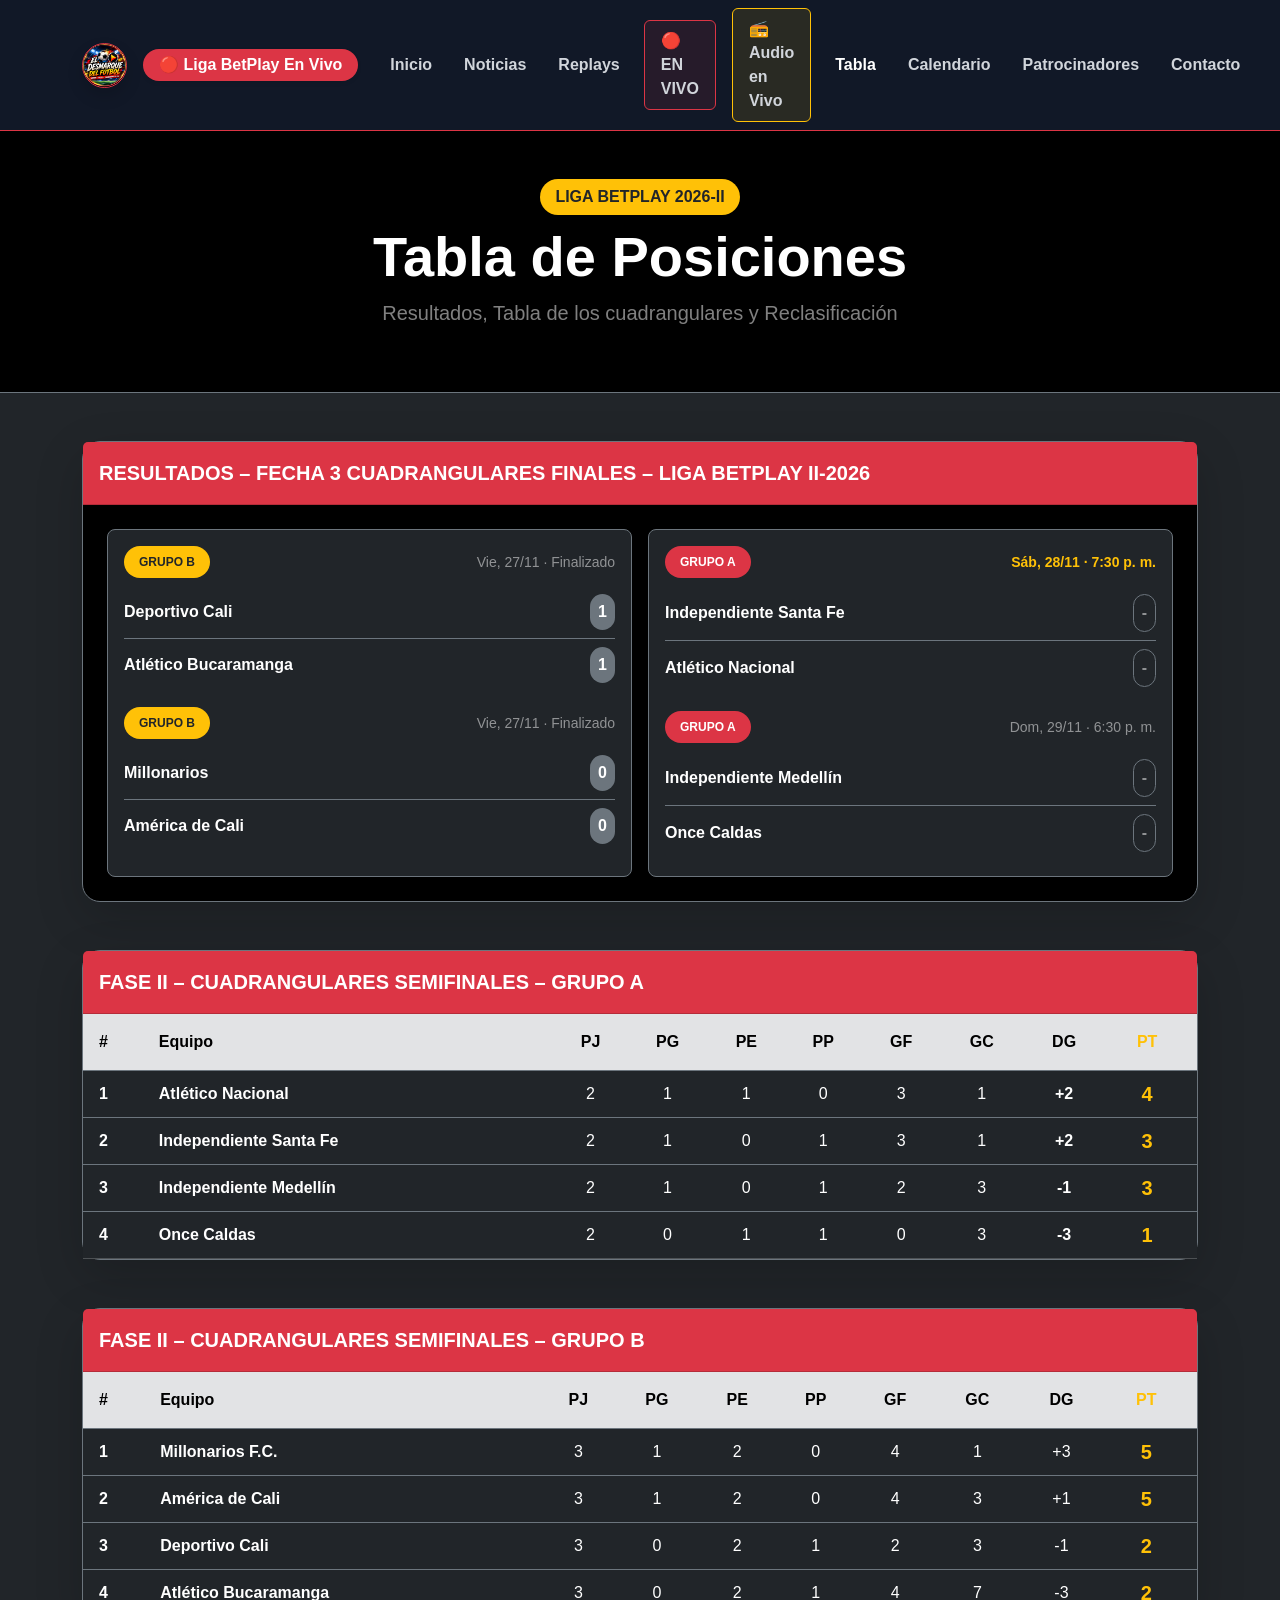
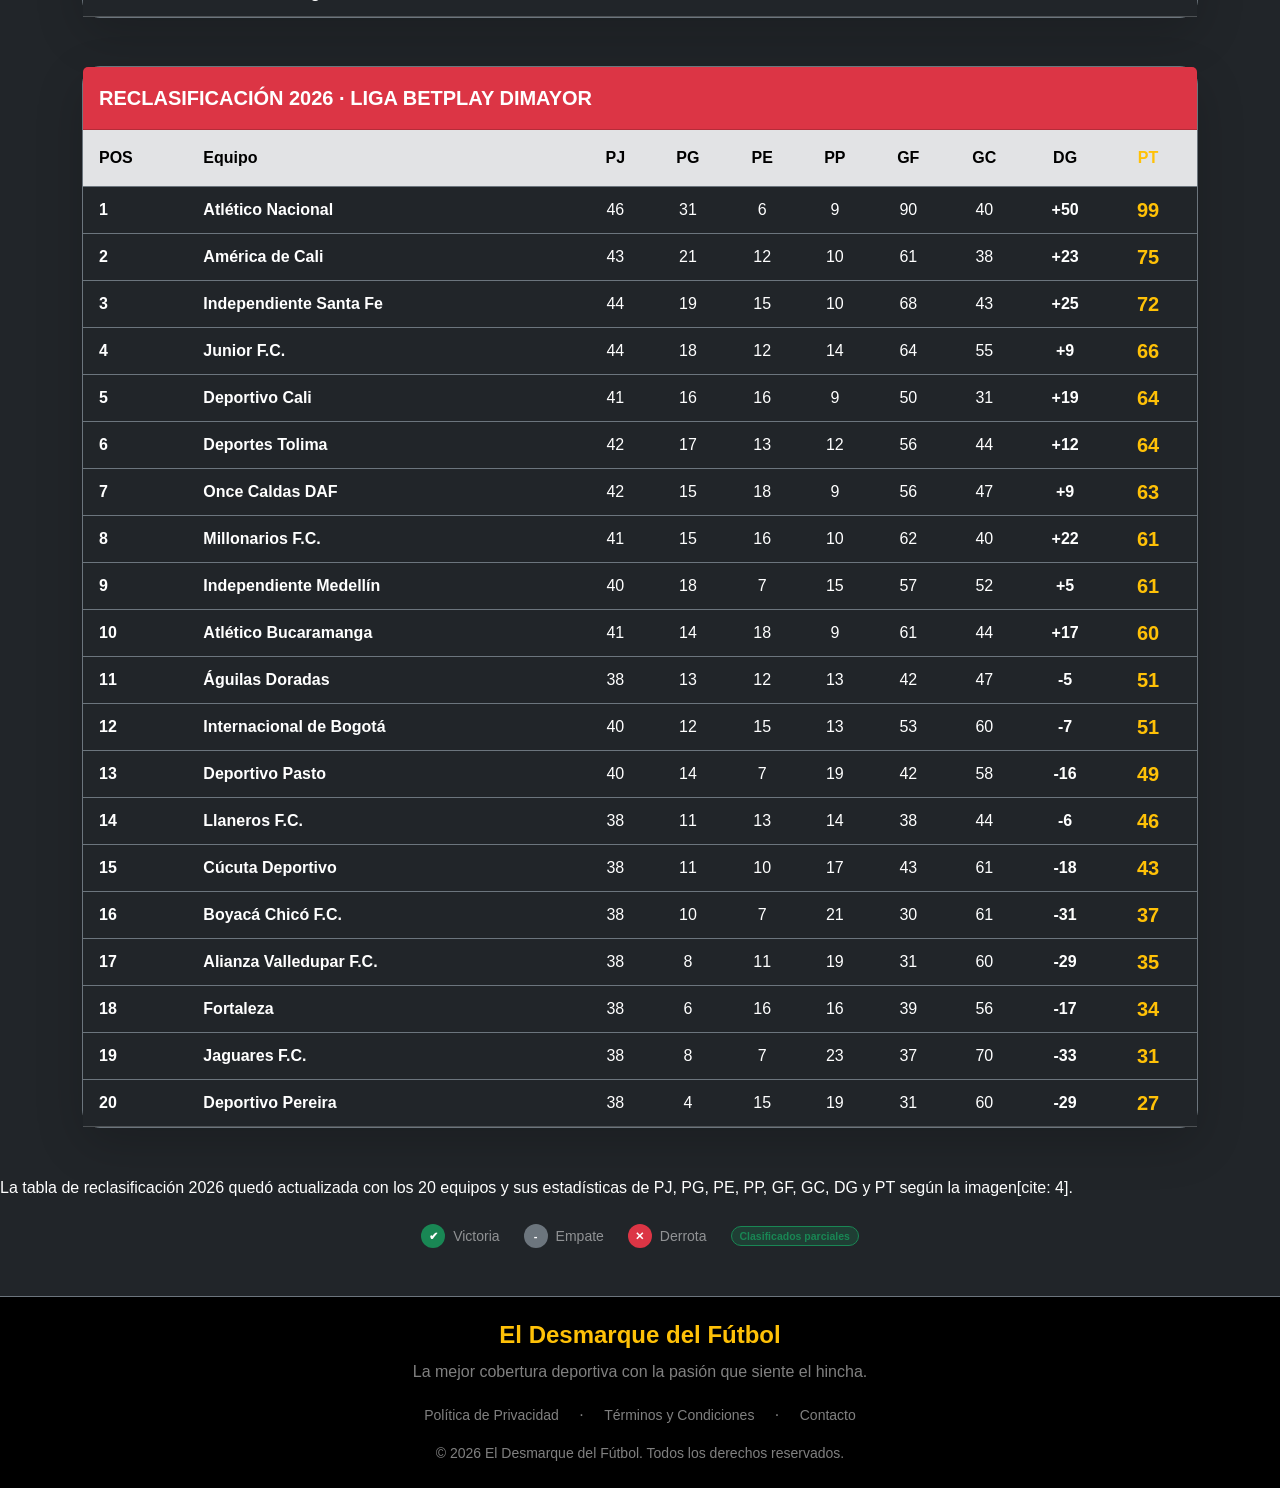
<file: posiciones.html>
<!DOCTYPE html>
<html lang="es">
<head>
    <meta charset="UTF-8">
    <meta name="viewport" content="width=device-width, initial-scale=1.0">
    <title>Tabla de Posiciones - El Desmarque del Fútbol</title>
    <meta name="description" content="Tabla de posiciones oficial de la Liga BetPlay 2026-II. Resultados, puntos y estadísticas del FPC en vivo.">
    
    <!-- FAVICON (LOGO EN LA PESTAÑA DEL NAVEGADOR) -->
    <link rel="icon" type="image/png" href="assets/img/El%20Desmarque%20del%20F%C3%BAtbol.png">

    <!-- Preconexiones y Estilos -->
    <link rel="preconnect" href="https://fonts.googleapis.com">
    <link rel="preconnect" href="https://fonts.gstatic.com" crossorigin>
    <link href="https://cdn.jsdelivr.net/npm/bootstrap@5.3.8/dist/css/bootstrap.min.css" rel="stylesheet">
    <link rel="stylesheet" href="assets/css/style.css">

    <!-- Estilos personalizados para los círculos de resultados -->
    <style>
        .badge-result {
            width: 24px;
            height: 24px;
            display: inline-flex;
            align-items: center;
            justify-content: center;
            border-radius: 50%;
            font-size: 0.7rem;
            font-weight: bold;
            color: #fff;
        }
        .res-win { background-color: #198754; } /* Verde - Victoria */
        .res-draw { background-color: #6c757d; } /* Gris - Empate */
        .res-loss { background-color: #dc3545; } /* Rojo - Derrota */
    </style>
</head>
<body class="bg-dark text-white">

    <!-- MENÚ PRINCIPAL -->
    <nav class="navbar navbar-expand-lg navbar-dark bg-black sticky-top border-bottom border-danger">
        <div class="container">
            <a class="navbar-brand d-flex align-items-center gap-3" href="index.html#inicio">
                <img src="assets/img/El%20Desmarque%20del%20F%C3%BAtbol.png" alt="El Desmarque del Fútbol" width="45" height="45" class="rounded-circle border border-danger shadow object-fit-cover">
                <span class="badge bg-danger text-white fs-6 px-3 py-2 d-none d-sm-inline-block shadow-sm">
                    🔴 Liga BetPlay En Vivo
                </span>
            </a>
            <button class="navbar-toggler" type="button" data-bs-toggle="collapse" data-bs-target="#menu">
                <span class="navbar-toggler-icon"></span>
            </button>
            <div class="collapse navbar-collapse" id="menu">
                <ul class="navbar-nav ms-auto align-items-lg-center gap-2">
                    <li class="nav-item"><a class="nav-link" href="index.html#inicio">Inicio</a></li>
                    <li class="nav-item"><a class="nav-link" href="noticias.html">Noticias</a></li>
                    <li class="nav-item"><a class="nav-link" href="index.html#replays">Replays</a></li>
                    <li class="nav-item">
                        <a class="nav-link text-danger fw-bold bg-danger bg-opacity-10 rounded px-3 border border-danger" href="index.html#transmision">
                            🔴 EN VIVO
                        </a>
                    </li>
                    <li class="nav-item">
                        <a class="nav-link text-warning fw-bold bg-warning bg-opacity-10 rounded px-3 border border-warning" href="index.html#audio-envivo">
                            📻 Audio en Vivo
                        </a>
                    </li>
                    <li class="nav-item"><a class="nav-link active text-warning fw-bold" href="posiciones.html">Tabla</a></li>
                    <li class="nav-item"><a class="nav-link" href="index.html#calendario">Calendario</a></li>
                    <li class="nav-item"><a class="nav-link" href="index.html#patrocinadores">Patrocinadores</a></li>
                    <li class="nav-item"><a class="nav-link" href="index.html#contacto">Contacto</a></li>
                </ul>
            </div>
        </div>
    </nav>

    <!-- ENCABEZADO DE LA SECCIÓN -->
    <header class="py-5 bg-black border-bottom border-secondary text-center">
        <div class="container">
            <span class="badge bg-warning text-dark fs-6 mb-2">LIGA BETPLAY 2026-II</span>
            <h1 class="display-4 fw-bold text-white">Tabla de Posiciones</h1>
            <p class="text-white-50 lead mx-auto" style="max-width: 600px;">
                Resultados, Tabla de los cuadrangulares y Reclasificación
            </p>
        </div>
    </header>

<!-- CONTENIDO DE LA TABLA -->
    <main class="container py-5">

        <!-- RESULTADOS Y PROGRAMACIÓN FECHA 3 - CUADRANGULARES FINALES LIGA 2 DE 2026 -->
<div class="card bg-black border-secondary shadow-lg text-white mb-5">
    <div class="card-header bg-danger text-white py-3 fw-bold fs-5 tracking-wider">
        RESULTADOS – FECHA 3 CUADRANGULARES FINALES – LIGA BETPLAY II-2026
    </div>
    <div class="card-body p-3 p-md-4">
        <div class="row g-3">
            <!-- GRUPO B -->
            <div class="col-md-6">
                <div class="border border-secondary rounded-3 p-3 bg-dark h-100">
                    <div class="d-flex justify-content-between align-items-center mb-2">
                        <span class="badge bg-warning text-dark fw-bold">GRUPO B</span>
                        <small class="text-white-50">Vie, 27/11 · Finalizado</small>
                    </div>
                    <div class="d-flex justify-content-between align-items-center py-2 border-bottom border-secondary">
                        <span class="fw-bold">Deportivo Cali</span>
                        <span class="badge bg-secondary fs-6 px-2">1</span>
                    </div>
                    <div class="d-flex justify-content-between align-items-center py-2 mb-3">
                        <span class="fw-bold">Atlético Bucaramanga</span>
                        <span class="badge bg-secondary fs-6 px-2">1</span>
                    </div>

                    <div class="d-flex justify-content-between align-items-center mb-2">
                        <span class="badge bg-warning text-dark fw-bold">GRUPO B</span>
                        <small class="text-white-50">Vie, 27/11 · Finalizado</small>
                    </div>
                    <div class="d-flex justify-content-between align-items-center py-2 border-bottom border-secondary">
                        <span class="fw-bold">Millonarios</span>
                        <span class="badge bg-secondary fs-6 px-2">0</span>
                    </div>
                    <div class="d-flex justify-content-between align-items-center py-2">
                        <span class="fw-bold">América de Cali</span>
                        <span class="badge bg-secondary fs-6 px-2">0</span>
                    </div>
                </div>
            </div>

            <!-- GRUPO A -->
            <div class="col-md-6">
                <div class="border border-secondary rounded-3 p-3 bg-dark h-100">
                    <div class="d-flex justify-content-between align-items-center mb-2">
                        <span class="badge bg-danger text-white fw-bold">GRUPO A</span>
                        <small class="text-warning fw-bold">Sáb, 28/11 · 7:30 p. m.</small>
                    </div>
                    <div class="d-flex justify-content-between align-items-center py-2 border-bottom border-secondary">
                        <span class="fw-bold">Independiente Santa Fe</span>
                        <span class="badge bg-dark border border-secondary text-white-50 fs-6 px-2">-</span>
                    </div>
                    <div class="d-flex justify-content-between align-items-center py-2 mb-3">
                        <span class="fw-bold">Atlético Nacional</span>
                        <span class="badge bg-dark border border-secondary text-white-50 fs-6 px-2">-</span>
                    </div>

                    <div class="d-flex justify-content-between align-items-center mb-2">
                        <span class="badge bg-danger text-white fw-bold">GRUPO A</span>
                        <small class="text-white-50">Dom, 29/11 · 6:30 p. m.</small>
                    </div>
                    <div class="d-flex justify-content-between align-items-center py-2 border-bottom border-secondary">
                        <span class="fw-bold">Independiente Medellín</span>
                        <span class="badge bg-dark border border-secondary text-white-50 fs-6 px-2">-</span>
                    </div>
                    <div class="d-flex justify-content-between align-items-center py-2">
                        <span class="fw-bold">Once Caldas</span>
                        <span class="badge bg-dark border border-secondary text-white-50 fs-6 px-2">-</span>
                    </div>
                </div>
            </div>
        </div>
    </div>
</div>

<!-- CUADRANGULARES SEMIFINALES - GRUPO A -->
<div class="card bg-black border-secondary shadow-lg text-white mb-5">
    <div class="card-header bg-danger text-white py-3 fw-bold fs-5 tracking-wider">
        FASE II – CUADRANGULARES SEMIFINALES – GRUPO A
    </div>
    <div class="card-body p-0">
        <div class="table-responsive">
            <table class="table table-dark table-hover align-middle mb-0">
                <thead class="table-secondary text-dark fw-bold border-bottom border-secondary">
                    <tr>
                        <th class="py-3 ps-3">#</th>
                        <th class="py-3">Equipo</th>
                        <th class="py-3 text-center">PJ</th>
                        <th class="py-3 text-center">PG</th>
                        <th class="py-3 text-center">PE</th>
                        <th class="py-3 text-center">PP</th>
                        <th class="py-3 text-center">GF</th>
                        <th class="py-3 text-center">GC</th>
                        <th class="py-3 text-center">DG</th>
                        <th class="py-3 text-center text-warning pe-3">PT</th>
                    </tr>
                </thead>
                <tbody>
                    <tr class="border-bottom border-secondary">
                        <td class="ps-3 fw-bold">1</td>
                        <td class="fw-bold">Atlético Nacional</td>
                        <td class="text-center">2</td>
                        <td class="text-center">1</td>
                        <td class="text-center">1</td>
                        <td class="text-center">0</td>
                        <td class="text-center">3</td>
                        <td class="text-center">1</td>
                        <td class="text-center fw-bold">+2</td>
                        <td class="text-center fw-bold text-warning fs-5 pe-3">4</td>
                    </tr>
                    <tr class="border-bottom border-secondary">
                        <td class="ps-3 fw-bold">2</td>
                        <td class="fw-bold">Independiente Santa Fe</td>
                        <td class="text-center">2</td>
                        <td class="text-center">1</td>
                        <td class="text-center">0</td>
                        <td class="text-center">1</td>
                        <td class="text-center">3</td>
                        <td class="text-center">1</td>
                        <td class="text-center fw-bold">+2</td>
                        <td class="text-center fw-bold text-warning fs-5 pe-3">3</td>
                    </tr>
                    <tr class="border-bottom border-secondary">
                        <td class="ps-3 fw-bold">3</td>
                        <td class="fw-bold">Independiente Medellín</td>
                        <td class="text-center">2</td>
                        <td class="text-center">1</td>
                        <td class="text-center">0</td>
                        <td class="text-center">1</td>
                        <td class="text-center">2</td>
                        <td class="text-center">3</td>
                        <td class="text-center fw-bold">-1</td>
                        <td class="text-center fw-bold text-warning fs-5 pe-3">3</td>
                    </tr>
                    <tr>
                        <td class="ps-3 fw-bold">4</td>
                        <td class="fw-bold">Once Caldas</td>
                        <td class="text-center">2</td>
                        <td class="text-center">0</td>
                        <td class="text-center">1</td>
                        <td class="text-center">1</td>
                        <td class="text-center">0</td>
                        <td class="text-center">3</td>
                        <td class="text-center fw-bold">-3</td>
                        <td class="text-center fw-bold text-warning fs-5 pe-3">1</td>
                    </tr>
                </tbody>
            </table>
        </div>
    </div>
</div>

        <!-- CUADRANGULARES SEMIFINALES - GRUPO B -->
        <div class="card bg-black border-secondary shadow-lg text-white mb-5">
            <div class="card-header bg-danger text-white py-3 fw-bold fs-5 tracking-wider">
                FASE II – CUADRANGULARES SEMIFINALES – GRUPO B
            </div>
            <div class="card-body p-0">
                <div class="table-responsive">
                    <table class="table table-dark table-hover align-middle mb-0">
                        <thead class="table-secondary text-dark fw-bold border-bottom border-secondary">
                            <tr>
                                <th class="py-3 ps-3">#</th>
                                <th class="py-3">Equipo</th>
                                <th class="py-3 text-center">PJ</th>
                                <th class="py-3 text-center">PG</th>
                                <th class="py-3 text-center">PE</th>
                                <th class="py-3 text-center">PP</th>
                                <th class="py-3 text-center">GF</th>
                                <th class="py-3 text-center">GC</th>
                                <th class="py-3 text-center">DG</th>
                                <th class="py-3 text-center text-warning pe-3">PT</th>
                            </tr>
                        </thead>
                        <tbody>
                            <tr class="border-bottom border-secondary">
                                <td class="ps-3 fw-bold">1</td>
                                <td class="fw-bold">Millonarios F.C.</td>
                                <td class="text-center">3</td>
                                <td class="text-center">1</td>
                                <td class="text-center">2</td>
                                <td class="text-center">0</td>
                                <td class="text-center">4</td>
                                <td class="text-center">1</td>
                                <td class="text-center">+3</td>
                                <td class="text-center fw-bold text-warning fs-5 pe-3">5</td>
                            </tr>
                            <tr class="border-bottom border-secondary">
                                <td class="ps-3 fw-bold">2</td>
                                <td class="fw-bold">América de Cali</td>
                                <td class="text-center">3</td>
                                <td class="text-center">1</td>
                                <td class="text-center">2</td>
                                <td class="text-center">0</td>
                                <td class="text-center">4</td>
                                <td class="text-center">3</td>
                                <td class="text-center">+1</td>
                                <td class="text-center fw-bold text-warning fs-5 pe-3">5</td>
                            </tr>
                            <tr class="border-bottom border-secondary">
                                <td class="ps-3 fw-bold">3</td>
                                <td class="fw-bold">Deportivo Cali</td>
                                <td class="text-center">3</td>
                                <td class="text-center">0</td>
                                <td class="text-center">2</td>
                                <td class="text-center">1</td>
                                <td class="text-center">2</td>
                                <td class="text-center">3</td>
                                <td class="text-center">-1</td>
                                <td class="text-center fw-bold text-warning fs-5 pe-3">2</td>
                            </tr>
                            <tr>
                                <td class="ps-3 fw-bold">4</td>
                                <td class="fw-bold">Atlético Bucaramanga</td>
                                <td class="text-center">3</td>
                                <td class="text-center">0</td>
                                <td class="text-center">2</td>
                                <td class="text-center">1</td>
                                <td class="text-center">4</td>
                                <td class="text-center">7</td>
                                <td class="text-center">-3</td>
                                <td class="text-center fw-bold text-warning fs-5 pe-3">2</td>
                            </tr>
                        </tbody>
                    </table>
                </div>
            </div>
        </div>

        <!-- TABLA DE RECLASIFICACIÓN 2026 -->
        <div class="card bg-black border-secondary shadow-lg text-white">
            <div class="card-header bg-danger text-white py-3 fw-bold fs-5 tracking-wider">
                RECLASIFICACIÓN 2026 · LIGA BETPLAY DIMAYOR
            </div>
            <div class="card-body p-0">
                <div class="table-responsive">
                    <table class="table table-dark table-hover align-middle mb-0">
                        <thead class="table-secondary text-dark fw-bold border-bottom border-secondary">
                            <tr>
                                <th class="py-3 ps-3">POS</th>
                                <th class="py-3">Equipo</th>
                                <th class="py-3 text-center">PJ</th>
                                <th class="py-3 text-center">PG</th>
                                <th class="py-3 text-center">PE</th>
                                <th class="py-3 text-center">PP</th>
                                <th class="py-3 text-center">GF</th>
                                <th class="py-3 text-center">GC</th>
                                <th class="py-3 text-center">DG</th>
                                <th class="py-3 text-center text-warning pe-3">PT</th>
                            </tr>
                        </thead>
                        <tbody>
                            <tr class="border-bottom border-secondary">
                                <td class="ps-3 fw-bold">1</td>
                                <td class="fw-bold">Atlético Nacional</td>
                                <td class="text-center">46</td>
                                <td class="text-center">31</td>
                                <td class="text-center">6</td>
                                <td class="text-center">9</td>
                                <td class="text-center">90</td>
                                <td class="text-center">40</td>
                                <td class="text-center fw-bold">+50</td>
                                <td class="text-center fw-bold text-warning fs-5 pe-3">99</td>
                            </tr>
                            <tr class="border-bottom border-secondary">
                                <td class="ps-3 fw-bold">2</td>
                                <td class="fw-bold">América de Cali</td>
                                <td class="text-center">43</td>
                                <td class="text-center">21</td>
                                <td class="text-center">12</td>
                                <td class="text-center">10</td>
                                <td class="text-center">61</td>
                                <td class="text-center">38</td>
                                <td class="text-center fw-bold">+23</td>
                                <td class="text-center fw-bold text-warning fs-5 pe-3">75</td>
                            </tr>
                            <tr class="border-bottom border-secondary">
                                <td class="ps-3 fw-bold">3</td>
                                <td class="fw-bold">Independiente Santa Fe</td>
                                <td class="text-center">44</td>
                                <td class="text-center">19</td>
                                <td class="text-center">15</td>
                                <td class="text-center">10</td>
                                <td class="text-center">68</td>
                                <td class="text-center">43</td>
                                <td class="text-center fw-bold">+25</td>
                                <td class="text-center fw-bold text-warning fs-5 pe-3">72</td>
                            </tr>
                            <tr class="border-bottom border-secondary">
                                <td class="ps-3 fw-bold">4</td>
                                <td class="fw-bold">Junior F.C.</td>
                                <td class="text-center">44</td>
                                <td class="text-center">18</td>
                                <td class="text-center">12</td>
                                <td class="text-center">14</td>
                                <td class="text-center">64</td>
                                <td class="text-center">55</td>
                                <td class="text-center fw-bold">+9</td>
                                <td class="text-center fw-bold text-warning fs-5 pe-3">66</td>
                            </tr>
                            <tr class="border-bottom border-secondary">
                                <td class="ps-3 fw-bold">5</td>
                                <td class="fw-bold">Deportivo Cali</td>
                                <td class="text-center">41</td>
                                <td class="text-center">16</td>
                                <td class="text-center">16</td>
                                <td class="text-center">9</td>
                                <td class="text-center">50</td>
                                <td class="text-center">31</td>
                                <td class="text-center fw-bold">+19</td>
                                <td class="text-center fw-bold text-warning fs-5 pe-3">64</td>
                            </tr>
                            <tr class="border-bottom border-secondary">
                                <td class="ps-3 fw-bold">6</td>
                                <td class="fw-bold">Deportes Tolima</td>
                                <td class="text-center">42</td>
                                <td class="text-center">17</td>
                                <td class="text-center">13</td>
                                <td class="text-center">12</td>
                                <td class="text-center">56</td>
                                <td class="text-center">44</td>
                                <td class="text-center fw-bold">+12</td>
                                <td class="text-center fw-bold text-warning fs-5 pe-3">64</td>
                            </tr>
                            <tr class="border-bottom border-secondary">
                                <td class="ps-3 fw-bold">7</td>
                                <td class="fw-bold">Once Caldas DAF</td>
                                <td class="text-center">42</td>
                                <td class="text-center">15</td>
                                <td class="text-center">18</td>
                                <td class="text-center">9</td>
                                <td class="text-center">56</td>
                                <td class="text-center">47</td>
                                <td class="text-center fw-bold">+9</td>
                                <td class="text-center fw-bold text-warning fs-5 pe-3">63</td>
                            </tr>
                            <tr class="border-bottom border-secondary">
                                <td class="ps-3 fw-bold">8</td>
                                <td class="fw-bold">Millonarios F.C.</td>
                                <td class="text-center">41</td>
                                <td class="text-center">15</td>
                                <td class="text-center">16</td>
                                <td class="text-center">10</td>
                                <td class="text-center">62</td>
                                <td class="text-center">40</td>
                                <td class="text-center fw-bold">+22</td>
                                <td class="text-center fw-bold text-warning fs-5 pe-3">61</td>
                            </tr>
                            <tr class="border-bottom border-secondary">
                                <td class="ps-3 fw-bold">9</td>
                                <td class="fw-bold">Independiente Medellín</td>
                                <td class="text-center">40</td>
                                <td class="text-center">18</td>
                                <td class="text-center">7</td>
                                <td class="text-center">15</td>
                                <td class="text-center">57</td>
                                <td class="text-center">52</td>
                                <td class="text-center fw-bold">+5</td>
                                <td class="text-center fw-bold text-warning fs-5 pe-3">61</td>
                            </tr>
                            <tr class="border-bottom border-secondary">
                                <td class="ps-3 fw-bold">10</td>
                                <td class="fw-bold">Atlético Bucaramanga</td>
                                <td class="text-center">41</td>
                                <td class="text-center">14</td>
                                <td class="text-center">18</td>
                                <td class="text-center">9</td>
                                <td class="text-center">61</td>
                                <td class="text-center">44</td>
                                <td class="text-center fw-bold">+17</td>
                                <td class="text-center fw-bold text-warning fs-5 pe-3">60</td>
                            </tr>
                            <tr class="border-bottom border-secondary">
                                <td class="ps-3 fw-bold">11</td>
                                <td class="fw-bold">Águilas Doradas</td>
                                <td class="text-center">38</td>
                                <td class="text-center">13</td>
                                <td class="text-center">12</td>
                                <td class="text-center">13</td>
                                <td class="text-center">42</td>
                                <td class="text-center">47</td>
                                <td class="text-center fw-bold">-5</td>
                                <td class="text-center fw-bold text-warning fs-5 pe-3">51</td>
                            </tr>
                            <tr class="border-bottom border-secondary">
                                <td class="ps-3 fw-bold">12</td>
                                <td class="fw-bold">Internacional de Bogotá</td>
                                <td class="text-center">40</td>
                                <td class="text-center">12</td>
                                <td class="text-center">15</td>
                                <td class="text-center">13</td>
                                <td class="text-center">53</td>
                                <td class="text-center">60</td>
                                <td class="text-center fw-bold">-7</td>
                                <td class="text-center fw-bold text-warning fs-5 pe-3">51</td>
                            </tr>
                            <tr class="border-bottom border-secondary">
                                <td class="ps-3 fw-bold">13</td>
                                <td class="fw-bold">Deportivo Pasto</td>
                                <td class="text-center">40</td>
                                <td class="text-center">14</td>
                                <td class="text-center">7</td>
                                <td class="text-center">19</td>
                                <td class="text-center">42</td>
                                <td class="text-center">58</td>
                                <td class="text-center fw-bold">-16</td>
                                <td class="text-center fw-bold text-warning fs-5 pe-3">49</td>
                            </tr>
                            <tr class="border-bottom border-secondary">
                                <td class="ps-3 fw-bold">14</td>
                                <td class="fw-bold">Llaneros F.C.</td>
                                <td class="text-center">38</td>
                                <td class="text-center">11</td>
                                <td class="text-center">13</td>
                                <td class="text-center">14</td>
                                <td class="text-center">38</td>
                                <td class="text-center">44</td>
                                <td class="text-center fw-bold">-6</td>
                                <td class="text-center fw-bold text-warning fs-5 pe-3">46</td>
                            </tr>
                            <tr class="border-bottom border-secondary">
                                <td class="ps-3 fw-bold">15</td>
                                <td class="fw-bold">Cúcuta Deportivo</td>
                                <td class="text-center">38</td>
                                <td class="text-center">11</td>
                                <td class="text-center">10</td>
                                <td class="text-center">17</td>
                                <td class="text-center">43</td>
                                <td class="text-center">61</td>
                                <td class="text-center fw-bold">-18</td>
                                <td class="text-center fw-bold text-warning fs-5 pe-3">43</td>
                            </tr>
                            <tr class="border-bottom border-secondary">
                                <td class="ps-3 fw-bold">16</td>
                                <td class="fw-bold">Boyacá Chicó F.C.</td>
                                <td class="text-center">38</td>
                                <td class="text-center">10</td>
                                <td class="text-center">7</td>
                                <td class="text-center">21</td>
                                <td class="text-center">30</td>
                                <td class="text-center">61</td>
                                <td class="text-center fw-bold">-31</td>
                                <td class="text-center fw-bold text-warning fs-5 pe-3">37</td>
                            </tr>
                            <tr class="border-bottom border-secondary">
                                <td class="ps-3 fw-bold">17</td>
                                <td class="fw-bold">Alianza Valledupar F.C.</td>
                                <td class="text-center">38</td>
                                <td class="text-center">8</td>
                                <td class="text-center">11</td>
                                <td class="text-center">19</td>
                                <td class="text-center">31</td>
                                <td class="text-center">60</td>
                                <td class="text-center fw-bold">-29</td>
                                <td class="text-center fw-bold text-warning fs-5 pe-3">35</td>
                            </tr>
                            <tr class="border-bottom border-secondary">
                                <td class="ps-3 fw-bold">18</td>
                                <td class="fw-bold">Fortaleza</td>
                                <td class="text-center">38</td>
                                <td class="text-center">6</td>
                                <td class="text-center">16</td>
                                <td class="text-center">16</td>
                                <td class="text-center">39</td>
                                <td class="text-center">56</td>
                                <td class="text-center fw-bold">-17</td>
                                <td class="text-center fw-bold text-warning fs-5 pe-3">34</td>
                            </tr>
                            <tr class="border-bottom border-secondary">
                                <td class="ps-3 fw-bold">19</td>
                                <td class="fw-bold">Jaguares F.C.</td>
                                <td class="text-center">38</td>
                                <td class="text-center">8</td>
                                <td class="text-center">7</td>
                                <td class="text-center">23</td>
                                <td class="text-center">37</td>
                                <td class="text-center">70</td>
                                <td class="text-center fw-bold">-33</td>
                                <td class="text-center fw-bold text-warning fs-5 pe-3">31</td>
                            </tr>
                            <tr>
                                <td class="ps-3 fw-bold">20</td>
                                <td class="fw-bold">Deportivo Pereira</td>
                                <td class="text-center">38</td>
                                <td class="text-center">4</td>
                                <td class="text-center">15</td>
                                <td class="text-center">19</td>
                                <td class="text-center">31</td>
                                <td class="text-center">60</td>
                                <td class="text-center fw-bold">-29</td>
                                <td class="text-center fw-bold text-warning fs-5 pe-3">27</td>
                            </tr>
                        </tbody>
                    </table>
                </div>
            </div>
        </div>

    </main>

La tabla de reclasificación 2026 quedó actualizada con los 20 equipos y sus estadísticas de PJ, PG, PE, PP, GF, GC, DG y PT según la imagen[cite: 4].

        <!-- Leyenda informativa -->
        <div class="mt-4 text-white-50 small d-flex flex-wrap gap-4 align-items-center justify-content-center">
            <div class="d-flex align-items-center gap-2">
                <span class="badge-result res-win">✔</span> Victoria
            </div>
            <div class="d-flex align-items-center gap-2">
                <span class="badge-result res-draw">-</span> Empate
            </div>
            <div class="d-flex align-items-center gap-2">
                <span class="badge-result res-loss">✕</span> Derrota
            </div>
            <div class="d-flex align-items-center gap-2">
                <span class="badge bg-success bg-opacity-25 text-success px-2 py-1 border border-success">Clasificados parciales</span>
            </div>
        </div>
    </main>

    <!-- FOOTER LEGAL -->
    <footer class="bg-black text-white text-center py-4 border-top border-secondary mt-5">
        <div class="container">
            <h4 class="fw-bold text-warning mb-2">El Desmarque del Fútbol</h4>
            <p class="text-white-50 mb-3">La mejor cobertura deportiva con la pasión que siente el hincha.</p>
            <div class="mb-3">
                <a href="politica-de-privacidad.html" class="text-white-50 text-decoration-none small me-3">Política de Privacidad</a>
                <span class="text-white-50">·</span>
                <a href="terminos-y-condiciones.html" class="text-white-50 text-decoration-none small mx-3">Términos y Condiciones</a>
                <span class="text-white-50">·</span>
                <a href="index.html#contacto" class="text-white-50 text-decoration-none small ms-3">Contacto</a>
            </div>
            <div class="text-white-50 small">&copy; 2026 El Desmarque del Fútbol. Todos los derechos reservados.</div>
        </div>
    </footer>

    <script src="https://cdn.jsdelivr.net/npm/bootstrap@5.3.8/dist/js/bootstrap.bundle.min.js"></script>
    <script src="assets/js/main.js"></script>
</body>
</html>
</file>
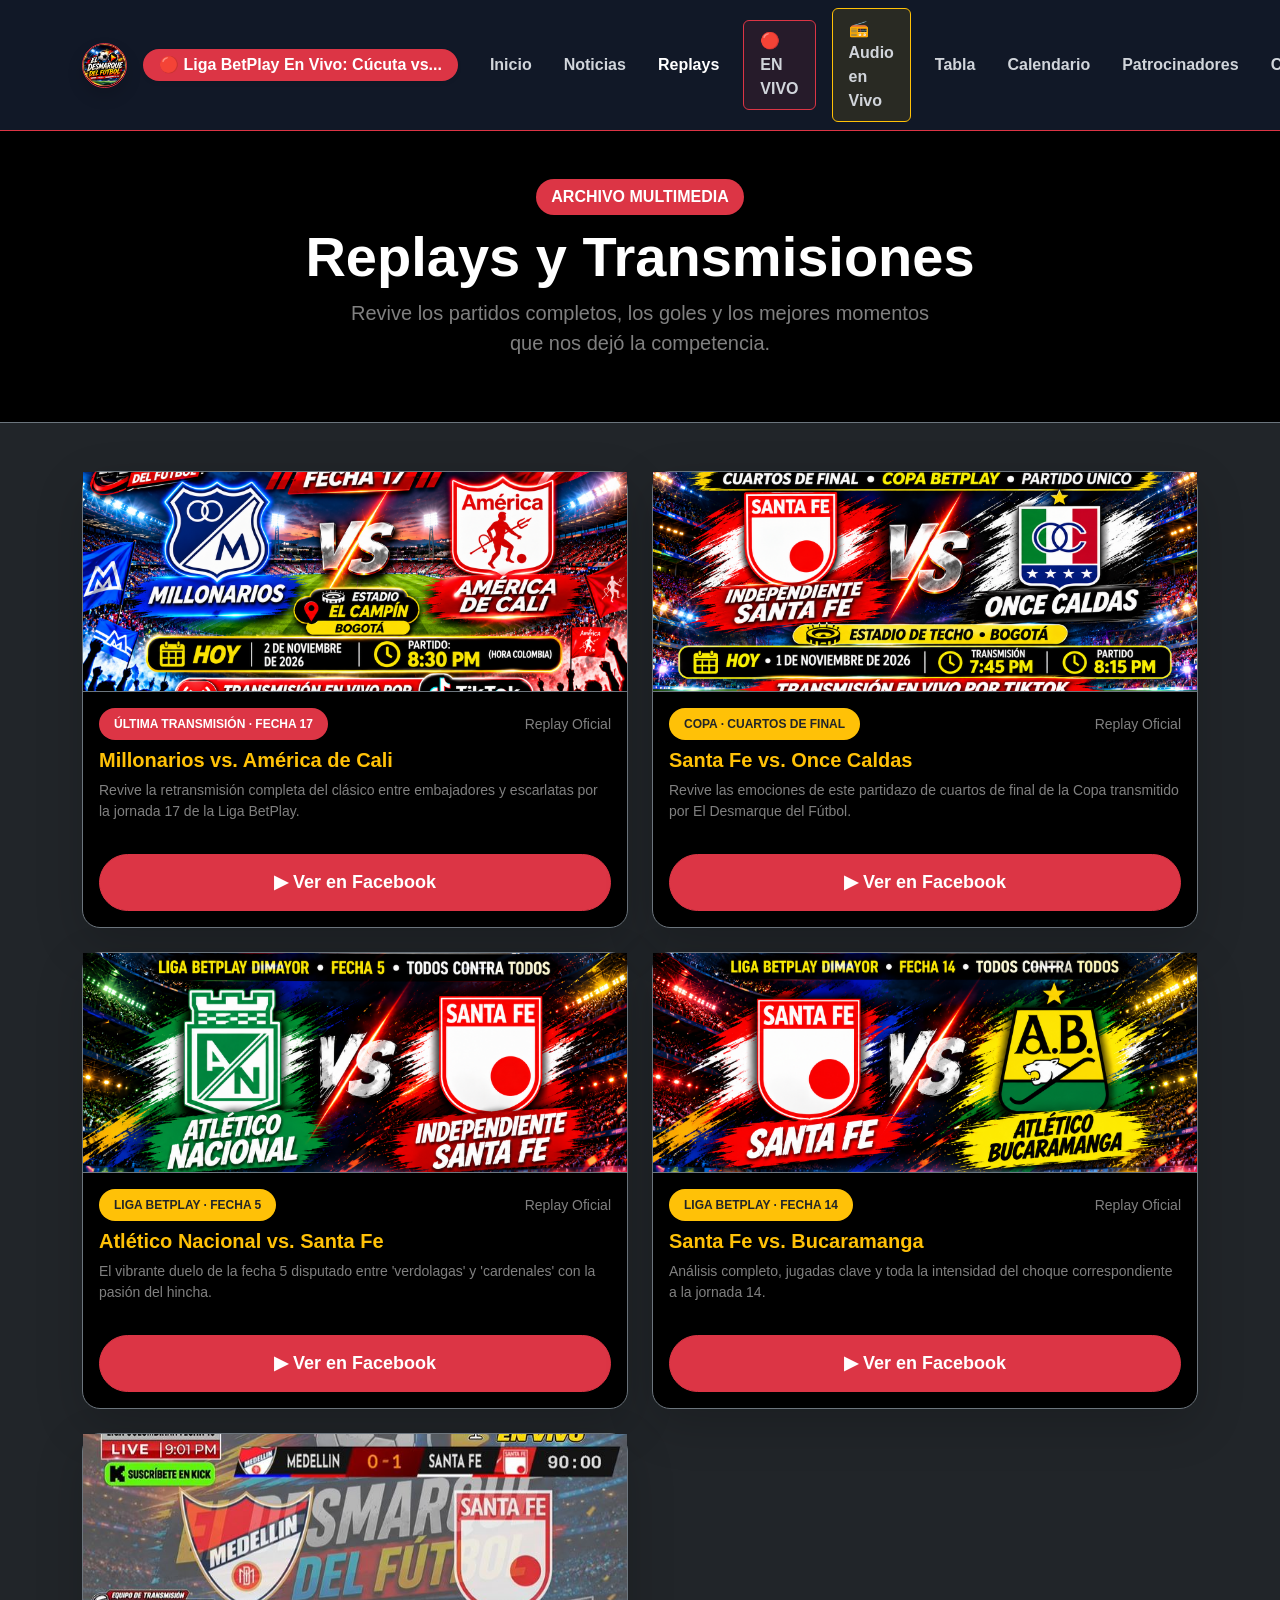
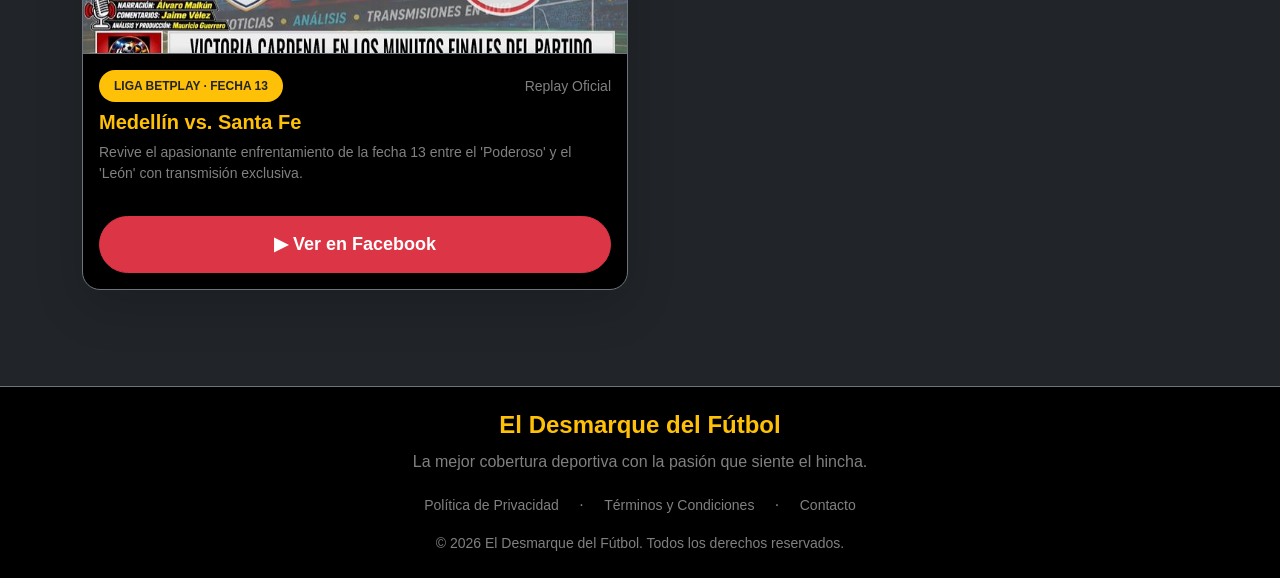
<file: replays.html>
<!DOCTYPE html>
<html lang="es">
<head>
    <meta charset="UTF-8">
    <meta name="viewport" content="width=device-width, initial-scale=1.0">
    <title>Replays y Transmisiones Anteriores - El Desmarque del Fútbol</title>
    <meta name="description" content="Revive los mejores momentos, partidos completos y retransmisiones de la Liga BetPlay y Copa en El Desmarque del Fútbol.">
    
    <!-- FAVICON (LOGO EN LA PESTAÑA DEL NAVEGADOR) -->
    <link rel="icon" type="image/png" href="assets/img/El%20Desmarque%20del%20F%C3%BAtbol.png">

    <!-- Preconexiones y Estilos -->
    <link rel="preconnect" href="https://fonts.googleapis.com">
    <link rel="preconnect" href="https://fonts.gstatic.com" crossorigin>
    <link href="https://cdn.jsdelivr.net/npm/bootstrap@5.3.8/dist/css/bootstrap.min.css" rel="stylesheet">
    <link rel="stylesheet" href="assets/css/style.css">

    <!-- Estilos personalizados para las tarjetas de replays -->
    <style>
        .replay-img {
            height: 220px;
            object-fit: cover;
            width: 100%;
        }
    </style>
</head>
<body class="bg-dark text-white">

    <!-- MENÚ PRINCIPAL -->
    <nav class="navbar navbar-expand-lg navbar-dark bg-black sticky-top border-bottom border-danger">
        <div class="container">
            <a class="navbar-brand d-flex align-items-center gap-3" href="index.html#inicio">
                <img src="assets/img/El%20Desmarque%20del%20F%C3%BAtbol.png" alt="El Desmarque del Fútbol" width="45" height="45" class="rounded-circle border border-danger shadow object-fit-cover">
                <span class="badge bg-danger text-white fs-6 px-3 py-2 d-none d-sm-inline-block shadow-sm">
                    🔴 Liga BetPlay En Vivo: Cúcuta vs...
                </span>
            </a>
            <button class="navbar-toggler" type="button" data-bs-toggle="collapse" data-bs-target="#menu">
                <span class="navbar-toggler-icon"></span>
            </button>
            <div class="collapse navbar-collapse" id="menu">
                <ul class="navbar-nav ms-auto align-items-lg-center gap-2">
                    <li class="nav-item"><a class="nav-link" href="index.html#inicio">Inicio</a></li>
                    <li class="nav-item"><a class="nav-link" href="noticias.html">Noticias</a></li>
                    <li class="nav-item"><a class="nav-link active text-danger fw-bold" href="replays.html">Replays</a></li>
                    <li class="nav-item">
                        <a class="nav-link text-danger fw-bold bg-danger bg-opacity-10 rounded px-3 border border-danger" href="index.html#transmision">
                            🔴 EN VIVO
                        </a>
                    </li>
                    <li class="nav-item">
                        <a class="nav-link text-warning fw-bold bg-warning bg-opacity-10 rounded px-3 border border-warning" href="index.html#audio-envivo">
                            📻 Audio en Vivo
                        </a>
                    </li>
                    <li class="nav-item"><a class="nav-link" href="posiciones.html">Tabla</a></li>
                    <li class="nav-item"><a class="nav-link" href="calendario.html">Calendario</a></li>
                    <li class="nav-item"><a class="nav-link" href="index.html#patrocinadores">Patrocinadores</a></li>
                    <li class="nav-item"><a class="nav-link" href="index.html#contacto">Contacto</a></li>
                </ul>
            </div>
        </div>
    </nav>

    <!-- ENCABEZADO DE LA SECCIÓN -->
    <header class="py-5 bg-black border-bottom border-secondary text-center">
        <div class="container">
            <span class="badge bg-danger fs-6 mb-2">ARCHIVO MULTIMEDIA</span>
            <h1 class="display-4 fw-bold text-white">Replays y Transmisiones</h1>
            <p class="text-white-50 lead mx-auto" style="max-width: 600px;">
                Revive los partidos completos, los goles y los mejores momentos que nos dejó la competencia.
            </p>
        </div>
    </header>

    <!-- CUADRÍCULA DE REPLAYS -->
    <main class="container py-5">
        <div class="row g-4">

            <!-- 1. MILLONARIOS VS AMÉRICA -->
            <div class="col-md-6 col-lg-6">
                <div class="card bg-black text-white border-secondary h-100 shadow-lg">
                    <img src="assets/img/millonarios-america.png" alt="Millonarios vs América" class="replay-img border-bottom border-secondary">
                    <div class="card-body d-flex flex-column">
                        <div class="d-flex justify-content-between align-items-center mb-2">
                            <span class="badge bg-danger">ÚLTIMA TRANSMISIÓN · FECHA 17</span>
                            <small class="text-white-50">Replay Oficial</small>
                        </div>
                        <h2 class="card-title h5 fw-bold text-warning">Millonarios vs. América de Cali</h2>
                        <p class="card-text text-white-50 small flex-grow-1">
                            Revive la retransmisión completa del clásico entre embajadores y escarlatas por la jornada 17 de la Liga BetPlay.
                        </p>
                        <a href="https://www.facebook.com/reel/1848167129700752?locale=es_LA" target="_blank" class="btn btn-danger w-100 fw-bold mt-3">▶ Ver en Facebook</a>
                    </div>
                </div>
            </div>

            <!-- 2. SANTA FE VS ONCE CALDAS -->
            <div class="col-md-6 col-lg-6">
                <div class="card bg-black text-white border-secondary h-100 shadow-lg">
                    <img src="assets/img/santafe-once.png" alt="Santa Fe vs Once Caldas" class="replay-img border-bottom border-secondary">
                    <div class="card-body d-flex flex-column">
                        <div class="d-flex justify-content-between align-items-center mb-2">
                            <span class="badge bg-warning text-dark">COPA · CUARTOS DE FINAL</span>
                            <small class="text-white-50">Replay Oficial</small>
                        </div>
                        <h2 class="card-title h5 fw-bold text-warning">Santa Fe vs. Once Caldas</h2>
                        <p class="card-text text-white-50 small flex-grow-1">
                            Revive las emociones de este partidazo de cuartos de final de la Copa transmitido por El Desmarque del Fútbol.
                        </p>
                        <a href="https://www.facebook.com/reel/1757564841982220?locale=es_LA" target="_blank" class="btn btn-danger w-100 fw-bold mt-3">▶ Ver en Facebook</a>
                    </div>
                </div>
            </div>

            <!-- 3. NACIONAL VS SANTA FE -->
            <div class="col-md-6 col-lg-6">
                <div class="card bg-black text-white border-secondary h-100 shadow-lg">
                    <img src="assets/img/nacional-santafe.png" alt="Nacional vs Santa Fe" class="replay-img border-bottom border-secondary">
                    <div class="card-body d-flex flex-column">
                        <div class="d-flex justify-content-between align-items-center mb-2">
                            <span class="badge bg-warning text-dark">LIGA BETPLAY · FECHA 5</span>
                            <small class="text-white-50">Replay Oficial</small>
                        </div>
                        <h2 class="card-title h5 fw-bold text-warning">Atlético Nacional vs. Santa Fe</h2>
                        <p class="card-text text-white-50 small flex-grow-1">
                            El vibrante duelo de la fecha 5 disputado entre 'verdolagas' y 'cardenales' con la pasión del hincha.
                        </p>
                        <a href="https://www.facebook.com/reel/1449876440586744?locale=es_LA" target="_blank" class="btn btn-danger w-100 fw-bold mt-3">▶ Ver en Facebook</a>
                    </div>
                </div>
            </div>

            <!-- 4. SANTA FE VS BUCARAMANGA -->
            <div class="col-md-6 col-lg-6">
                <div class="card bg-black text-white border-secondary h-100 shadow-lg">
                    <img src="assets/img/santafe-bucaramanga.png" alt="Santa Fe vs Bucaramanga" class="replay-img border-bottom border-secondary">
                    <div class="card-body d-flex flex-column">
                        <div class="d-flex justify-content-between align-items-center mb-2">
                            <span class="badge bg-warning text-dark">LIGA BETPLAY · FECHA 14</span>
                            <small class="text-white-50">Replay Oficial</small>
                        </div>
                        <h2 class="card-title h5 fw-bold text-warning">Santa Fe vs. Bucaramanga</h2>
                        <p class="card-text text-white-50 small flex-grow-1">
                            Análisis completo, jugadas clave y toda la intensidad del choque correspondiente a la jornada 14.
                        </p>
                        <a href="https://www.facebook.com/reel/1138899222179228?locale=es_LA" target="_blank" class="btn btn-danger w-100 fw-bold mt-3">▶ Ver en Facebook</a>
                    </div>
                </div>
            </div>

            <!-- 5. MEDELLÍN VS SANTA FE -->
            <div class="col-md-6 col-lg-6">
                <div class="card bg-black text-white border-secondary h-100 shadow-lg">
                    <img src="assets/img/MINIATURA%20DIM%20VS%20SANTA%20FE.JPG" alt="Medellín vs Santa Fe" class="replay-img border-bottom border-secondary">
                    <div class="card-body d-flex flex-column">
                        <div class="d-flex justify-content-between align-items-center mb-2">
                            <span class="badge bg-warning text-dark">LIGA BETPLAY · FECHA 13</span>
                            <small class="text-white-50">Replay Oficial</small>
                        </div>
                        <h2 class="card-title h5 fw-bold text-warning">Medellín vs. Santa Fe</h2>
                        <p class="card-text text-white-50 small flex-grow-1">
                            Revive el apasionante enfrentamiento de la fecha 13 entre el 'Poderoso' y el 'León' con transmisión exclusiva.
                        </p>
                        <a href="https://www.facebook.com/reel/2333589247385389?locale=es_LA" target="_blank" class="btn btn-danger w-100 fw-bold mt-3">▶ Ver en Facebook</a>
                    </div>
                </div>
            </div>

        </div>
    </main>

    <!-- FOOTER LEGAL -->
    <footer class="bg-black text-white text-center py-4 border-top border-secondary mt-5">
        <div class="container">
            <h4 class="fw-bold text-warning mb-2">El Desmarque del Fútbol</h4>
            <p class="text-white-50 mb-3">La mejor cobertura deportiva con la pasión que siente el hincha.</p>
            <div class="mb-3">
                <a href="politica-de-privacidad.html" class="text-white-50 text-decoration-none small me-3">Política de Privacidad</a>
                <span class="text-white-50">·</span>
                <a href="terminos-y-condiciones.html" class="text-white-50 text-decoration-none small mx-3">Términos y Condiciones</a>
                <span class="text-white-50">·</span>
                <a href="index.html#contacto" class="text-white-50 text-decoration-none small ms-3">Contacto</a>
            </div>
            <div class="text-white-50 small">&copy; 2026 El Desmarque del Fútbol. Todos los derechos reservados.</div>
        </div>
    </footer>

    <script src="https://cdn.jsdelivr.net/npm/bootstrap@5.3.8/dist/js/bootstrap.bundle.min.js"></script>
    <script src="assets/js/main.js"></script>
</body>
</html>
</file>
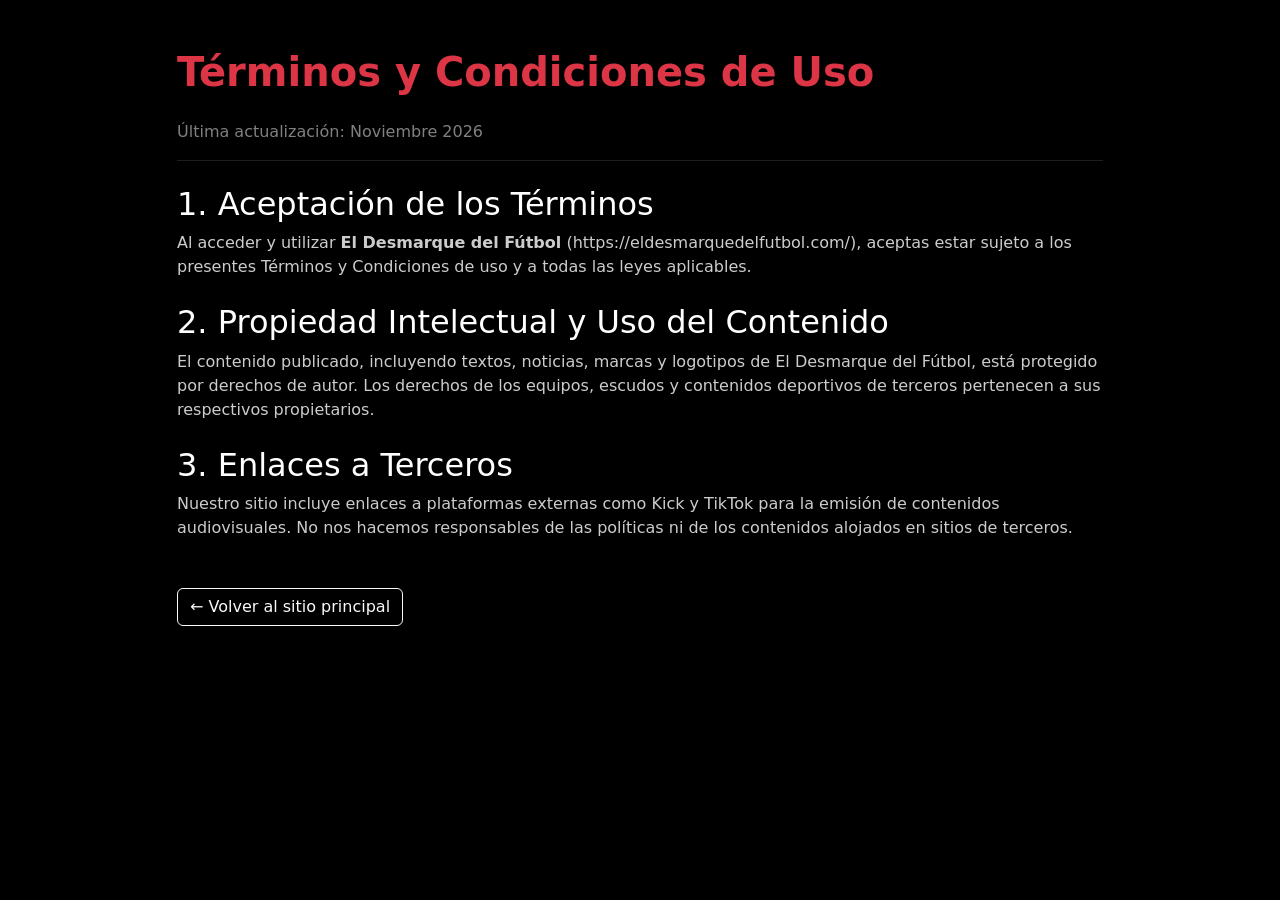
<file: terminos-y-condiciones.html>
<!DOCTYPE html>
<html lang="es">
<head>
    <meta charset="UTF-8">
    <meta name="viewport" content="width=device-width, initial-scale=1.0">
    <title>Términos y Condiciones | El Desmarque del Fútbol</title>
    <link href="https://cdn.jsdelivr.net/npm/bootstrap@5.3.3/dist/css/bootstrap.min.css" rel="stylesheet">
    <link rel="canonical" href="https://eldesmarquedelfutbol.com/terminos-y-condiciones.html">
    <style>
        body { background-color: #000; color: #ccc; }
        h1, h2 { color: #fff; }
        a { color: #dc3545; }
    </style>
</head>
<body>
    <div class="container py-5">
        <div class="row justify-content-center">
            <div class="col-lg-10">
                <h1 class="mb-4 text-danger fw-bold">Términos y Condiciones de Uso</h1>
                <p class="text-white-50">Última actualización: Noviembre 2026</p>
                <hr class="border-secondary mb-4">

                <section class="mb-4">
                    <h2>1. Aceptación de los Términos</h2>
                    <p>Al acceder y utilizar <strong>El Desmarque del Fútbol</strong> (https://eldesmarquedelfutbol.com/), aceptas estar sujeto a los presentes Términos y Condiciones de uso y a todas las leyes aplicables.</p>
                </section>

                <section class="mb-4">
                    <h2>2. Propiedad Intelectual y Uso del Contenido</h2>
                    <p>El contenido publicado, incluyendo textos, noticias, marcas y logotipos de El Desmarque del Fútbol, está protegido por derechos de autor. Los derechos de los equipos, escudos y contenidos deportivos de terceros pertenecen a sus respectivos propietarios.</p>
                </section>

                <section class="mb-4">
                    <h2>3. Enlaces a Terceros</h2>
                    <p>Nuestro sitio incluye enlaces a plataformas externas como Kick y TikTok para la emisión de contenidos audiovisuales. No nos hacemos responsables de las políticas ni de los contenidos alojados en sitios de terceros.</p>
                </section>

                <div class="mt-5">
                    <a href="index.html" class="btn btn-outline-light">&larr; Volver al sitio principal</a>
                </div>
            </div>
        </div>
    </div>
</body>
</html>
</file>
<file: assets/css/style.css>
/* ======================================================
   EL DESMARQUE DEL FÚTBOL
   STYLE.CSS - VERSIÓN ACTUALIZADA
====================================================== */

*{
    margin:0;
    padding:0;
    box-sizing:border-box;
}

html{
    scroll-behavior:smooth;
}

body{
    background:#0f172a;
    color:#ffffff;
    font-family:Arial,Helvetica,sans-serif;
    overflow-x:hidden;
}

/*==============================
NAVBAR
===============================*/

.navbar{
    background:#111827 !important;
    border-bottom:3px solid #facc15;
    position:sticky;
    top:0;
    z-index:9999;
}

.navbar-brand img{
    transition:.35s;
}

.navbar-brand img:hover{
    transform:scale(1.05);
}

.nav-link{
    color:#d1d5db !important;
    font-weight:600;
    margin-left:8px;
    transition:.30s;
}

.nav-link:hover{
    color:#facc15 !important;
}

.nav-link.active{
    color:#ffffff !important;
}

/*==============================
TICKER
===============================*/

.ticker{
    background:#d90429;
    height:42px;
    display:flex;
    align-items:center;
    overflow:hidden;
    color:#fff;
    font-weight:bold;
    border-top:1px solid rgba(255,255,255,.15);
    border-bottom:1px solid rgba(255,255,255,.15);
}

.ticker-wrap{
    width:100%;
    overflow:hidden;
}

.ticker-move{
    display:inline-block;
    white-space:nowrap;
    padding-left:100%;
    animation:ticker 28s linear infinite;
    font-size:17px;
}

@keyframes ticker{
    from{
        transform:translateX(0);
    }
    to{
        transform:translateX(-100%);
    }
}

/*==============================
PARTIDO DESTACADO
===============================*/

.card{
    border-radius:18px;
}

.card-img{
    border-radius:18px;
    transition:.45s;
}

.card:hover .card-img{
    transform:scale(1.02);
}

.card-img-overlay{
    padding:40px;
    background:linear-gradient(
        to top,
        rgba(0,0,0,.92),
        rgba(0,0,0,.50),
        rgba(0,0,0,.20)
    );
    color:#fff;
}

.card-img-overlay h1{
    color:#ffffff !important;
    text-shadow:0 5px 15px rgba(0,0,0,.85);
    font-size:3.5rem;
    font-weight:900;
    line-height:1.05;
    word-break: break-word;
    overflow-wrap: break-word;
}

.card-img-overlay h2{
    color:#ffd54a !important;
    font-size:1.8rem;
    font-weight:700;
}

.card-img-overlay h3,
.card-img-overlay h5,
.card-img-overlay small{
    color:#ffffff !important;
    text-shadow:0 2px 10px rgba(0,0,0,.9);
}

.badge{
    padding:10px 15px;
    border-radius:40px;
}

.btn-danger{
    border-radius:50px;
    font-size:18px;
    font-weight:800;
    padding:14px 34px;
    transition:.30s;
}

.btn-danger:hover{
    transform:translateY(-4px);
    box-shadow:0 15px 35px rgba(220,38,38,.45);
}

/*======================================================
SECCIONES Y CARDS
======================================================*/

.section{
    padding:70px 0;
}

.section-title{
    font-size:2.2rem;
    font-weight:900;
    color:#ffffff;
    margin-bottom:35px;
    position:relative;
}

.section-title::after{
    content:"";
    width:80px;
    height:4px;
    background:#facc15;
    display:block;
    margin-top:12px;
    border-radius:50px;
}

.news-card{
    background:#1f2937;
    border-radius:18px;
    overflow:hidden;
    transition:.35s;
    height:100%;
}

.news-card:hover{
    transform:translateY(-8px);
    box-shadow:0 20px 40px rgba(0,0,0,.35);
}

.news-card-body{
    padding:25px;
}

.news-card h3{
    font-size:24px;
    font-weight:700;
    margin-bottom:15px;
}

.news-card p{
    color:#d1d5db;
    line-height:1.6;
}

/*======================================================
COUNTDOWN
======================================================*/

.countdown{
    display:flex;
    gap:18px;
    margin-top:25px;
}

.count-item{
    background:#ffffff;
    color:#111827;
    width:80px;
    height:80px;
    border-radius:15px;
    display:flex;
    flex-direction:column;
    justify-content:center;
    align-items:center;
    font-weight:700;
}

.count-item span{
    font-size:28px;
}

.count-item small{
    font-size:13px;
}

/*======================================================
PANTALLA DE ESPERA DE TRANSMISIÓN
======================================================*/

.live-waiting{
    background:radial-gradient(circle at center, #1f2937, #0b1220);
    padding:40px 20px;
    text-align:center;
    color:#fff;
    min-height:550px;
    display:flex;
    flex-direction:column;
    justify-content:center;
    align-items:center;
}

.logo-live{
    width:140px;
    margin-bottom:20px;
    animation:pulseLogo 3s infinite;
}

.live-waiting h2{
    font-size:32px;
    font-weight:900;
    margin-bottom:10px;
}

.live-subtitle{
    font-size:20px;
    color:#facc15;
    font-weight:bold;
    margin:10px 0;
}

.staff-card{
    background:#111827;
    padding:20px;
    border-radius:15px;
    border-left:4px solid #facc15;
    width:100%;
    max-width:650px;
    text-align:left;
}

.staff-card h4{
    color:#facc15;
    margin-bottom:10px;
}

.max-w-700{
    max-width:650px;
}

@keyframes pulseLogo{
    0%{transform:scale(1)}
    50%{transform:scale(1.05)}
    100%{transform:scale(1)}
}

/*======================================================
FOOTER
======================================================*/

footer{
    background:#090f1c;
    margin-top:70px;
    padding:60px 0 25px;
    border-top:3px solid #facc15;
}

footer h4{
    color:#facc15;
    font-weight:700;
    margin-bottom:20px;
}

footer p{
    color:#cbd5e1;
    line-height:1.8;
}

.footer-bottom{
    border-top:1px solid rgba(255,255,255,.10);
    margin-top:35px;
    padding-top:20px;
    text-align:center;
    color:#94a3b8;
    font-size:15px;
}

/*======================================================
RESPONSIVE
======================================================*/

@media(max-width:992px){
    .card-img-overlay h1{
        font-size:2.6rem;
    }
    .card-img{
        height:520px !important;
    }
}

@media(max-width:768px){
    .card-img-overlay{
        padding:20px;
        text-align:center;
    }
    .card-img-overlay h1{
        font-size:2rem;
    }
    .card-img{
        height:420px !important;
    }
    .btn-danger{
        width:100%;
    }
    .countdown{
        justify-content:center;
        flex-wrap:wrap;
    }
    .live-waiting h2{
        font-size:24px;
    }
}
</file>
